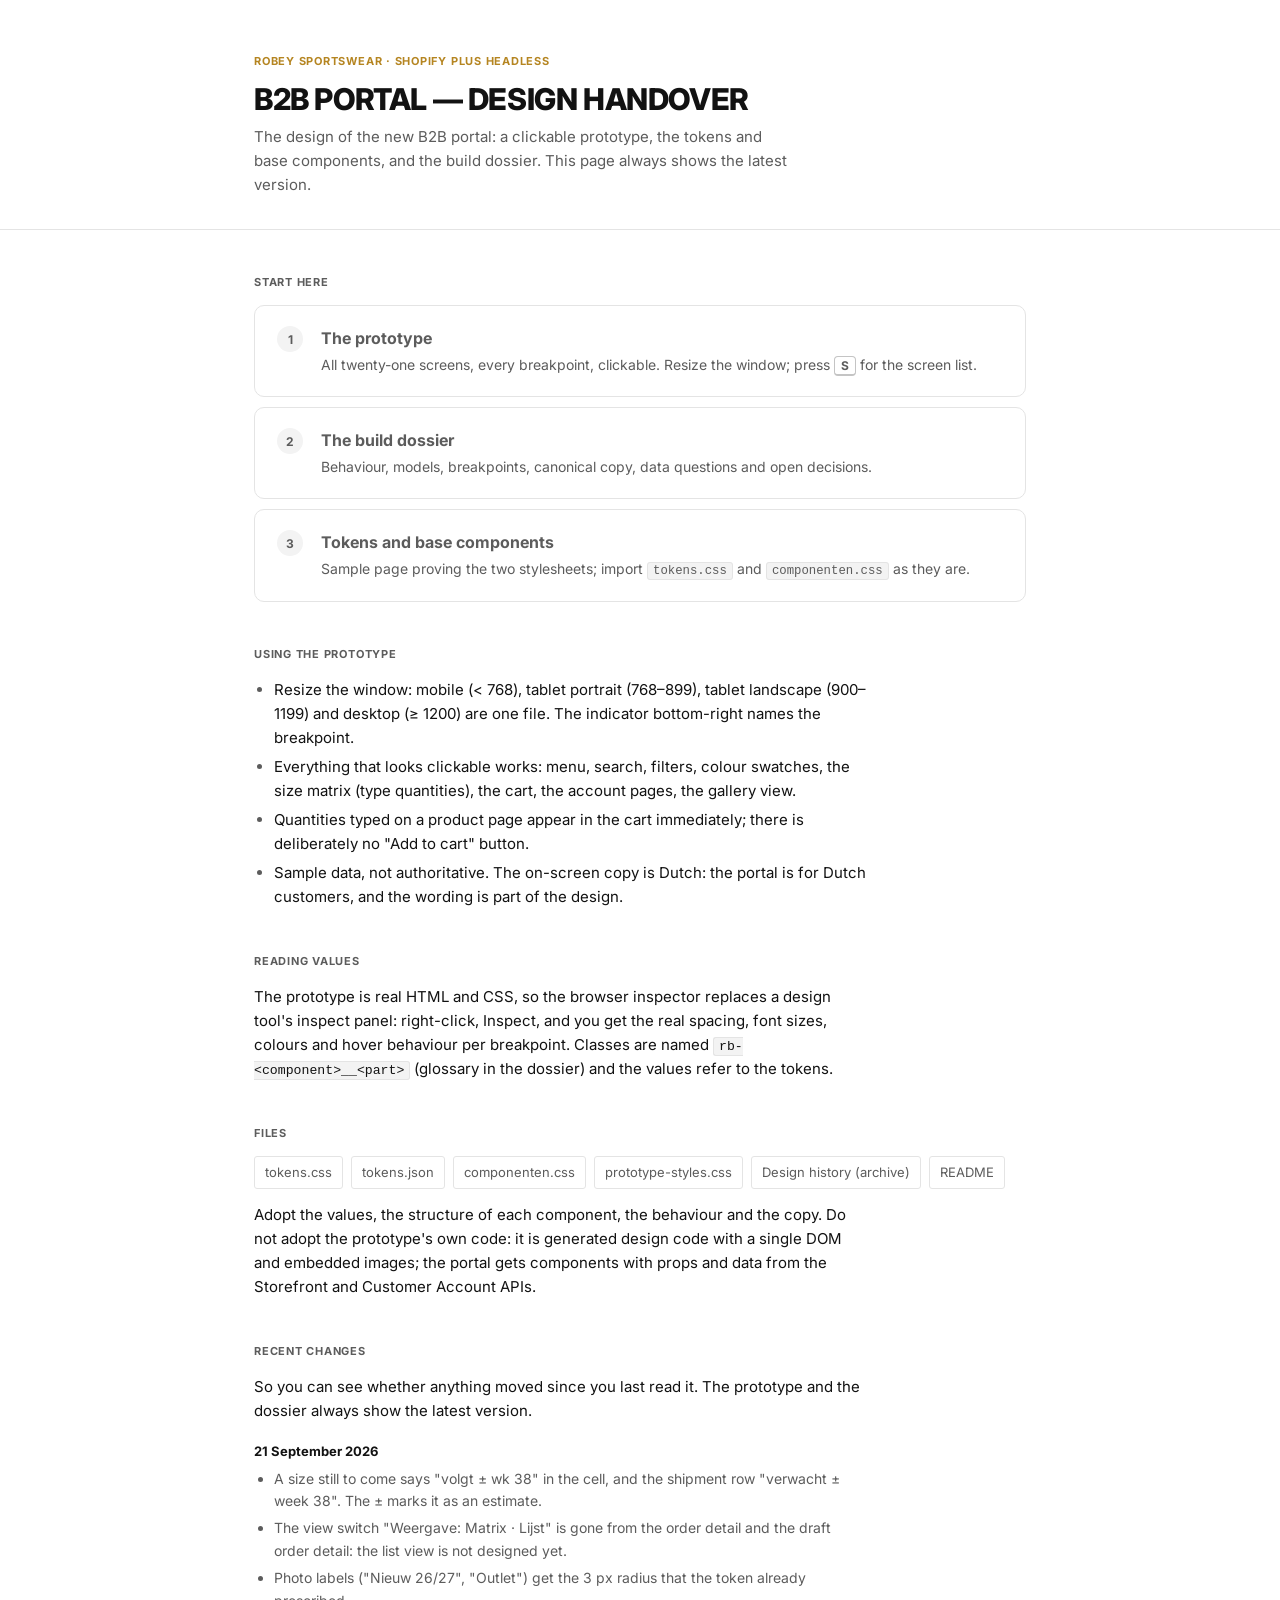
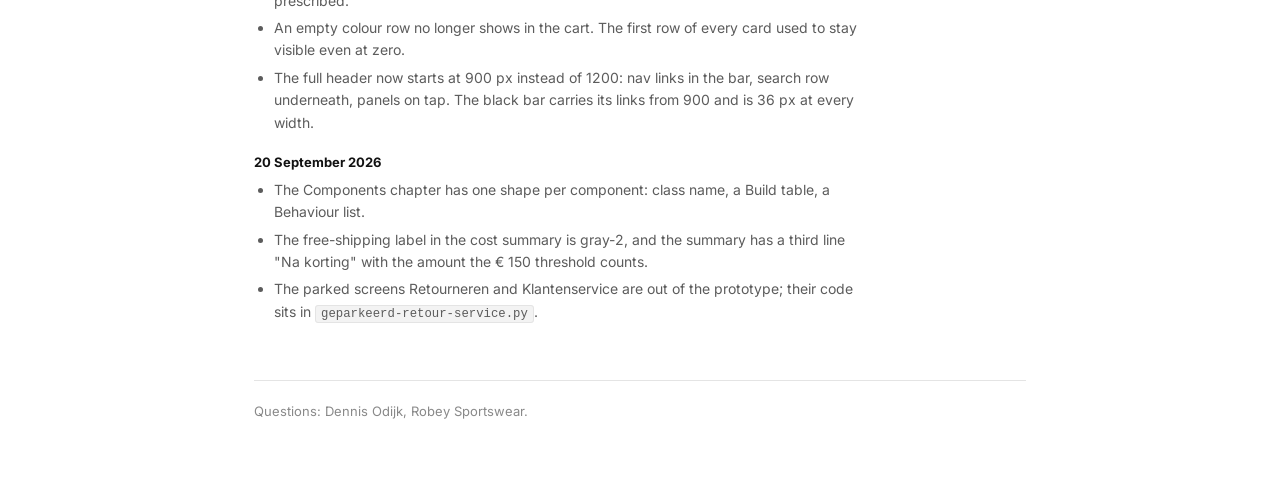
<file: index.html>
<!doctype html>
<html lang="en">
<meta charset="utf-8">
<title>Robey B2B — design handover</title>
<meta name="viewport" content="width=device-width, initial-scale=1">
<meta name="robots" content="noindex, nofollow">
<link rel="stylesheet" href="https://fonts.googleapis.com/css2?family=Inter:wght@400;500;600;700;800&display=swap">
<style>
  :root {
    --grond:#FFFFFF; --vlak:#F3F3F3; --lijn:#E4E4E4; --lijn2:#C4C4C4;
    --tekst:#121212; --tekst2:#5C5C5C; --tekst3:#898989; --goud:#B58521;
  }
  @media (prefers-color-scheme: dark) {
    :root:not([data-theme="light"]) { --grond:#121212; --vlak:#1C1C1C; --lijn:#2E2E2E; --lijn2:#444444; --tekst:#F3F3F3; --tekst2:#B0B0B0; --tekst3:#898989; --goud:#C9974A; }
  }
  :root[data-theme="dark"] { --grond:#121212; --vlak:#1C1C1C; --lijn:#2E2E2E; --lijn2:#444444; --tekst:#F3F3F3; --tekst2:#B0B0B0; --tekst3:#898989; --goud:#C9974A; }
  * { box-sizing:border-box; }
  body { margin:0; background:var(--grond); color:var(--tekst); font-family:'Inter','Helvetica Neue',Helvetica,Arial,sans-serif; font-size:15px; line-height:1.6; -webkit-font-smoothing:antialiased; }
  .wrap { max-width:820px; margin:0 auto; padding:0 24px 80px; }
  header { border-bottom:1px solid var(--lijn); margin-bottom:40px; }
  header .wrap { padding-top:48px; padding-bottom:32px; }
  .vlag { display:inline-block; font-size:11px; font-weight:700; letter-spacing:.07em; text-transform:uppercase; color:var(--goud); margin-bottom:10px; }
  h1 { font-size:30px; line-height:36px; font-weight:800; letter-spacing:-0.4px; text-transform:uppercase; margin:0 0 8px; }
  .sub { color:var(--tekst2); margin:0; max-width:60ch; }
  h2 { font-size:11px; font-weight:700; letter-spacing:.07em; text-transform:uppercase; color:var(--tekst2); margin:44px 0 14px; }
  p { margin:0 0 14px; max-width:68ch; }
  a { color:inherit; }
  .kaart { display:flex; gap:18px; align-items:flex-start; padding:20px 22px; border:1px solid var(--lijn); border-radius:10px; text-decoration:none; margin-bottom:10px; }
  .kaart:hover { border-color:var(--lijn2); background:var(--vlak); }
  .kaart .nr { flex-shrink:0; width:26px; height:26px; border-radius:999px; background:var(--vlak); color:var(--tekst2); font-size:12px; font-weight:700; display:flex; align-items:center; justify-content:center; }
  .kaart b { display:block; font-size:16px; font-weight:700; margin-bottom:2px; }
  .kaart span { display:block; color:var(--tekst2); font-size:14px; }
  ul { margin:0 0 14px; padding-left:20px; max-width:68ch; }
  li { margin:5px 0; }
  li::marker { color:var(--tekst2); }
  code { font-family:ui-monospace,SFMono-Regular,Menlo,Consolas,monospace; font-size:.88em; background:var(--vlak); border:1px solid var(--lijn); border-radius:3px; padding:1px 5px; }
  kbd { font-family:inherit; font-size:12px; font-weight:700; border:1px solid var(--lijn2); border-bottom-width:2px; border-radius:4px; padding:1px 6px; }
  .bestanden { display:flex; flex-wrap:wrap; gap:8px; margin-bottom:14px; }
  .bestanden a { font-size:13px; text-decoration:none; border:1px solid var(--lijn); border-radius:3px; padding:5px 10px; color:var(--tekst2); }
  .bestanden a:hover { border-color:var(--lijn2); color:var(--tekst); }
  .wijzig { font-size:14px; }
  .wijzig .datum { font-weight:700; font-size:13px; margin:18px 0 6px; }
  .wijzig ul { margin:0; }
  .wijzig li { color:var(--tekst2); }
  footer { border-top:1px solid var(--lijn); margin-top:56px; padding-top:20px; color:var(--tekst3); font-size:13px; }
</style>

<header><div class="wrap">
  <span class="vlag">Robey Sportswear · Shopify Plus headless</span>
  <h1>B2B portal — design handover</h1>
  <p class="sub">The design of the new B2B portal: a clickable prototype, the tokens and base components, and the build dossier. This page always shows the latest version.</p>
</div></header>

<div class="wrap">

  <h2>Start here</h2>

  <a class="kaart" href="prototype-responsive.html">
    <span class="nr">1</span>
    <span><b>The prototype</b><span>All twenty-one screens, every breakpoint, clickable. Resize the window; press <kbd>S</kbd> for the screen list.</span></span>
  </a>
  <a class="kaart" href="dossier.html">
    <span class="nr">2</span>
    <span><b>The build dossier</b><span>Behaviour, models, breakpoints, canonical copy, data questions and open decisions.</span></span>
  </a>
  <a class="kaart" href="code/voorbeeld.html">
    <span class="nr">3</span>
    <span><b>Tokens and base components</b><span>Sample page proving the two stylesheets; import <code>tokens.css</code> and <code>componenten.css</code> as they are.</span></span>
  </a>

  <h2>Using the prototype</h2>
  <ul>
    <li>Resize the window: mobile (&lt; 768), tablet portrait (768–899), tablet landscape (900–1199) and desktop (≥ 1200) are one file. The indicator bottom-right names the breakpoint.</li>
    <li>Everything that looks clickable works: menu, search, filters, colour swatches, the size matrix (type quantities), the cart, the account pages, the gallery view.</li>
    <li>Quantities typed on a product page appear in the cart immediately; there is deliberately no "Add to cart" button.</li>
    <li>Sample data, not authoritative. The on-screen copy is Dutch: the portal is for Dutch customers, and the wording is part of the design.</li>
  </ul>

  <h2>Reading values</h2>
  <p>The prototype is real HTML and CSS, so the browser inspector replaces a design tool's inspect panel: right-click, Inspect, and you get the real spacing, font sizes, colours and hover behaviour per breakpoint. Classes are named <code>rb-&lt;component&gt;__&lt;part&gt;</code> (glossary in the dossier) and the values refer to the tokens.</p>

  <h2>Files</h2>
  <div class="bestanden">
    <a href="code/tokens.css">tokens.css</a>
    <a href="code/tokens.json">tokens.json</a>
    <a href="code/componenten.css">componenten.css</a>
    <a href="code/prototype-styles.css">prototype-styles.css</a>
    <a href="dossier-archief.html">Design history (archive)</a>
    <a href="README.md">README</a>
  </div>
  <p>Adopt the values, the structure of each component, the behaviour and the copy. Do not adopt the prototype's own code: it is generated design code with a single DOM and embedded images; the portal gets components with props and data from the Storefront and Customer Account APIs.</p>


  <h2>Recent changes</h2>
  <p>So you can see whether anything moved since you last read it. The prototype and the dossier always show the latest version.</p>
  <div class="wijzig"><p class="datum">21 September 2026</p><ul><li>A size still to come says "volgt ± wk 38" in the cell, and the shipment row "verwacht ± week 38". The ± marks it as an estimate.</li><li>The view switch "Weergave: Matrix · Lijst" is gone from the order detail and the draft order detail: the list view is not designed yet.</li><li>Photo labels ("Nieuw 26/27", "Outlet") get the 3 px radius that the token already prescribed.</li><li>An empty colour row no longer shows in the cart. The first row of every card used to stay visible even at zero.</li><li>The full header now starts at 900 px instead of 1200: nav links in the bar, search row underneath, panels on tap. The black bar carries its links from 900 and is 36 px at every width.</li></ul><p class="datum">20 September 2026</p><ul><li>The Components chapter has one shape per component: class name, a Build table, a Behaviour list.</li><li>The free-shipping label in the cost summary is gray-2, and the summary has a third line "Na korting" with the amount the € 150 threshold counts.</li><li>The parked screens Retourneren and Klantenservice are out of the prototype; their code sits in <code>geparkeerd-retour-service.py</code>.</li></ul></div>

  <footer>Questions: Dennis Odijk, Robey Sportswear.</footer>
</div>
</html>
</file>
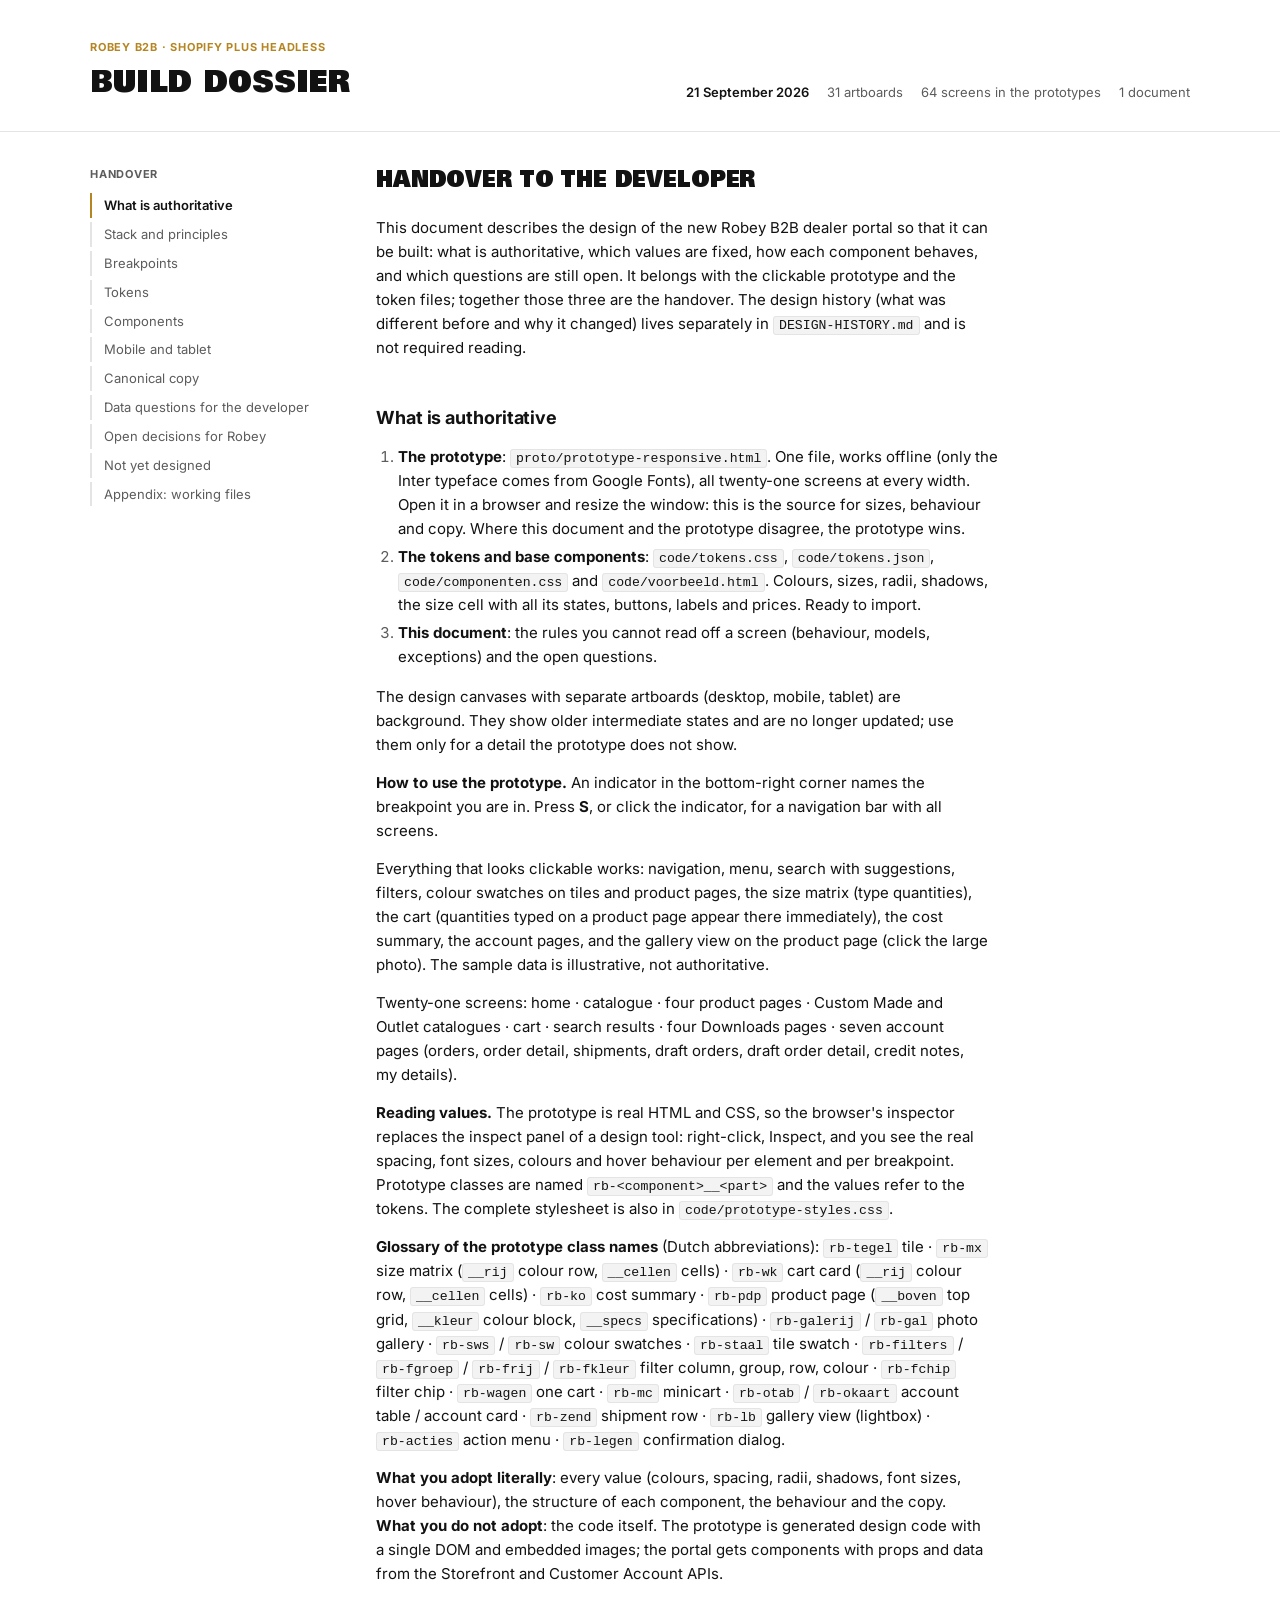
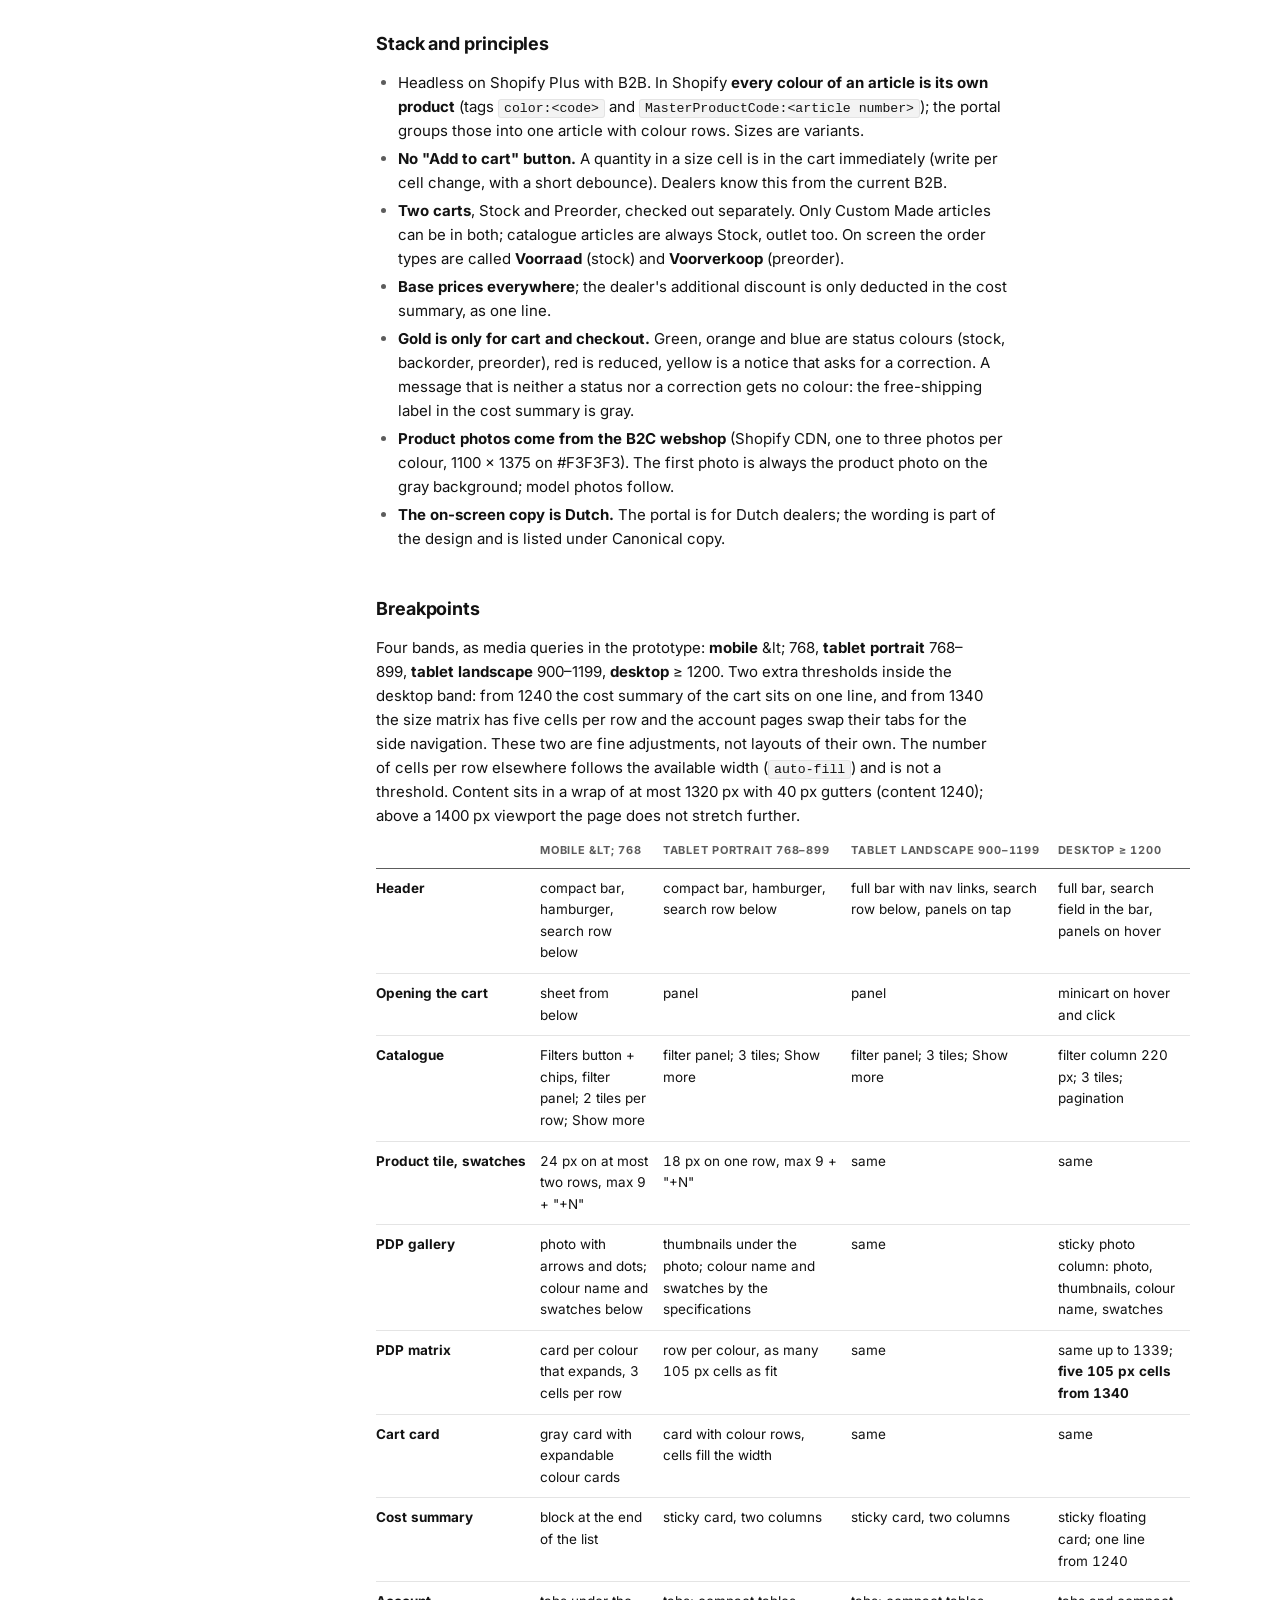
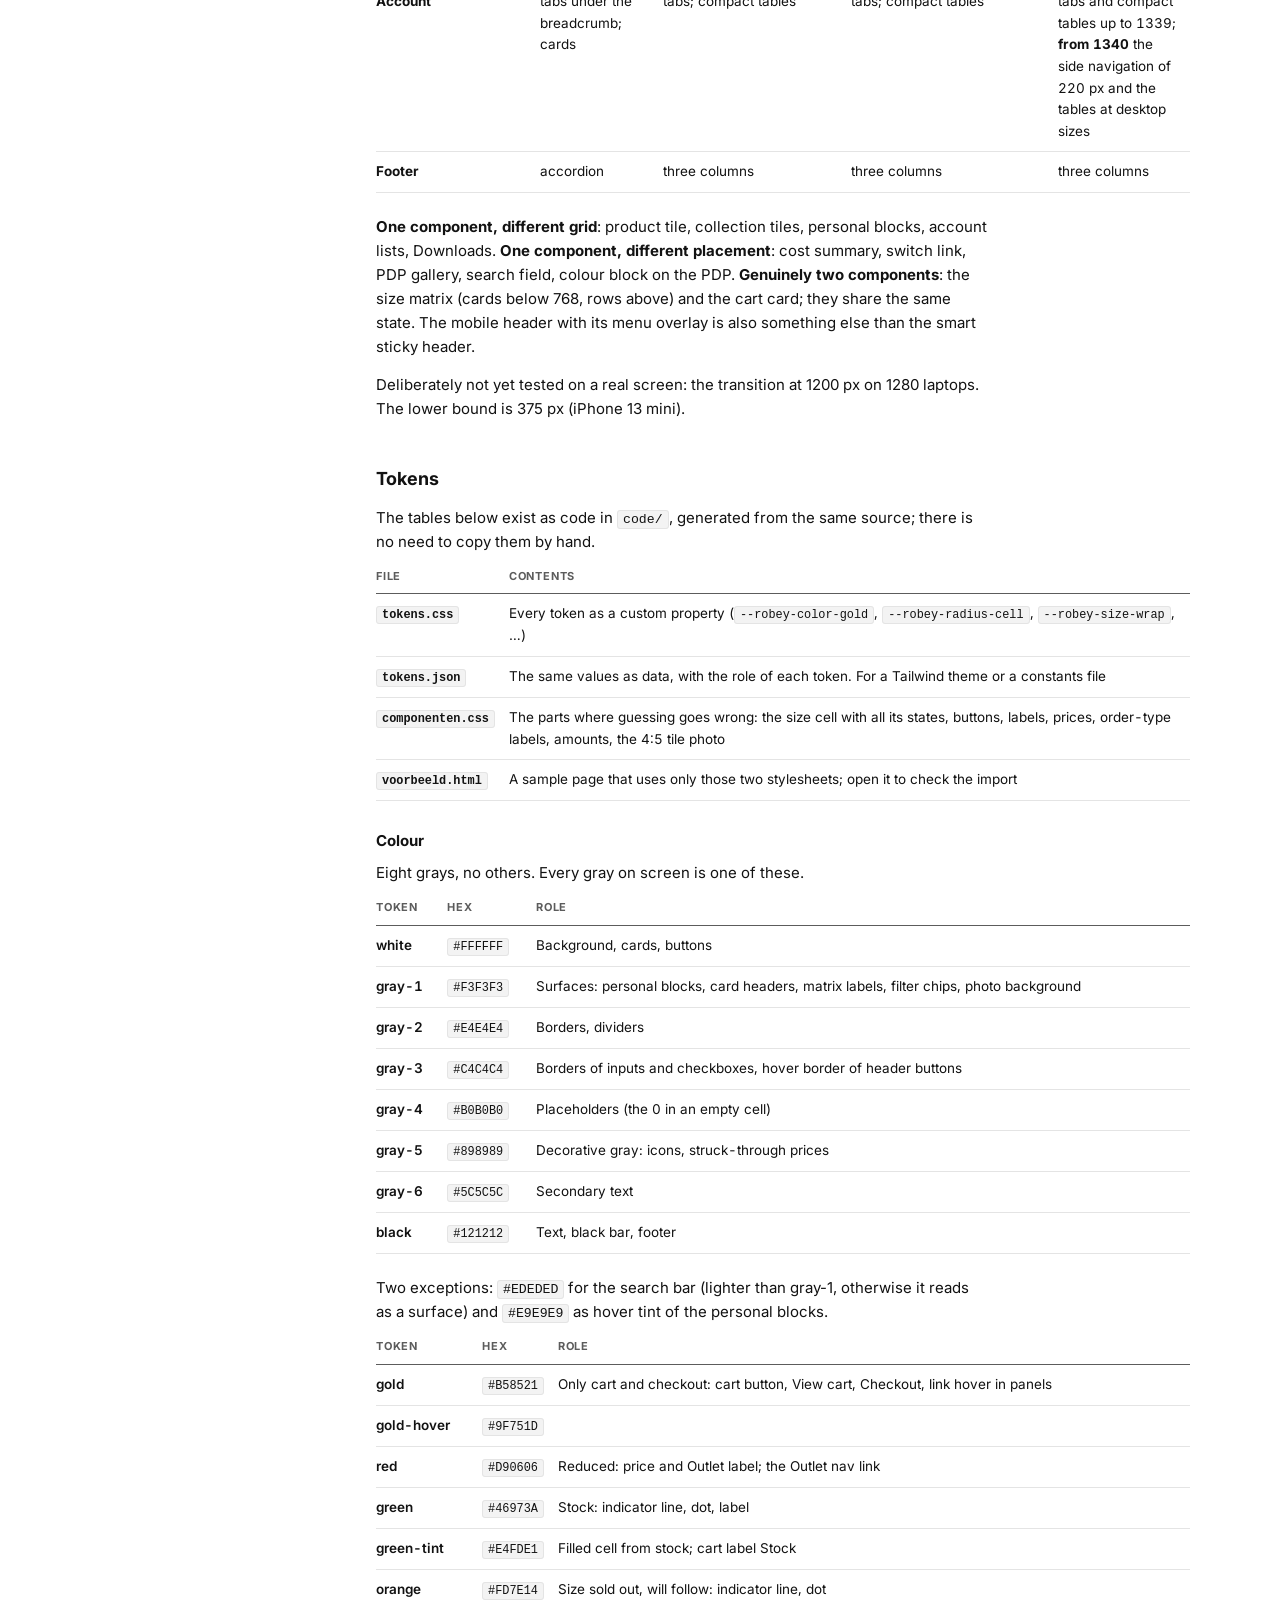
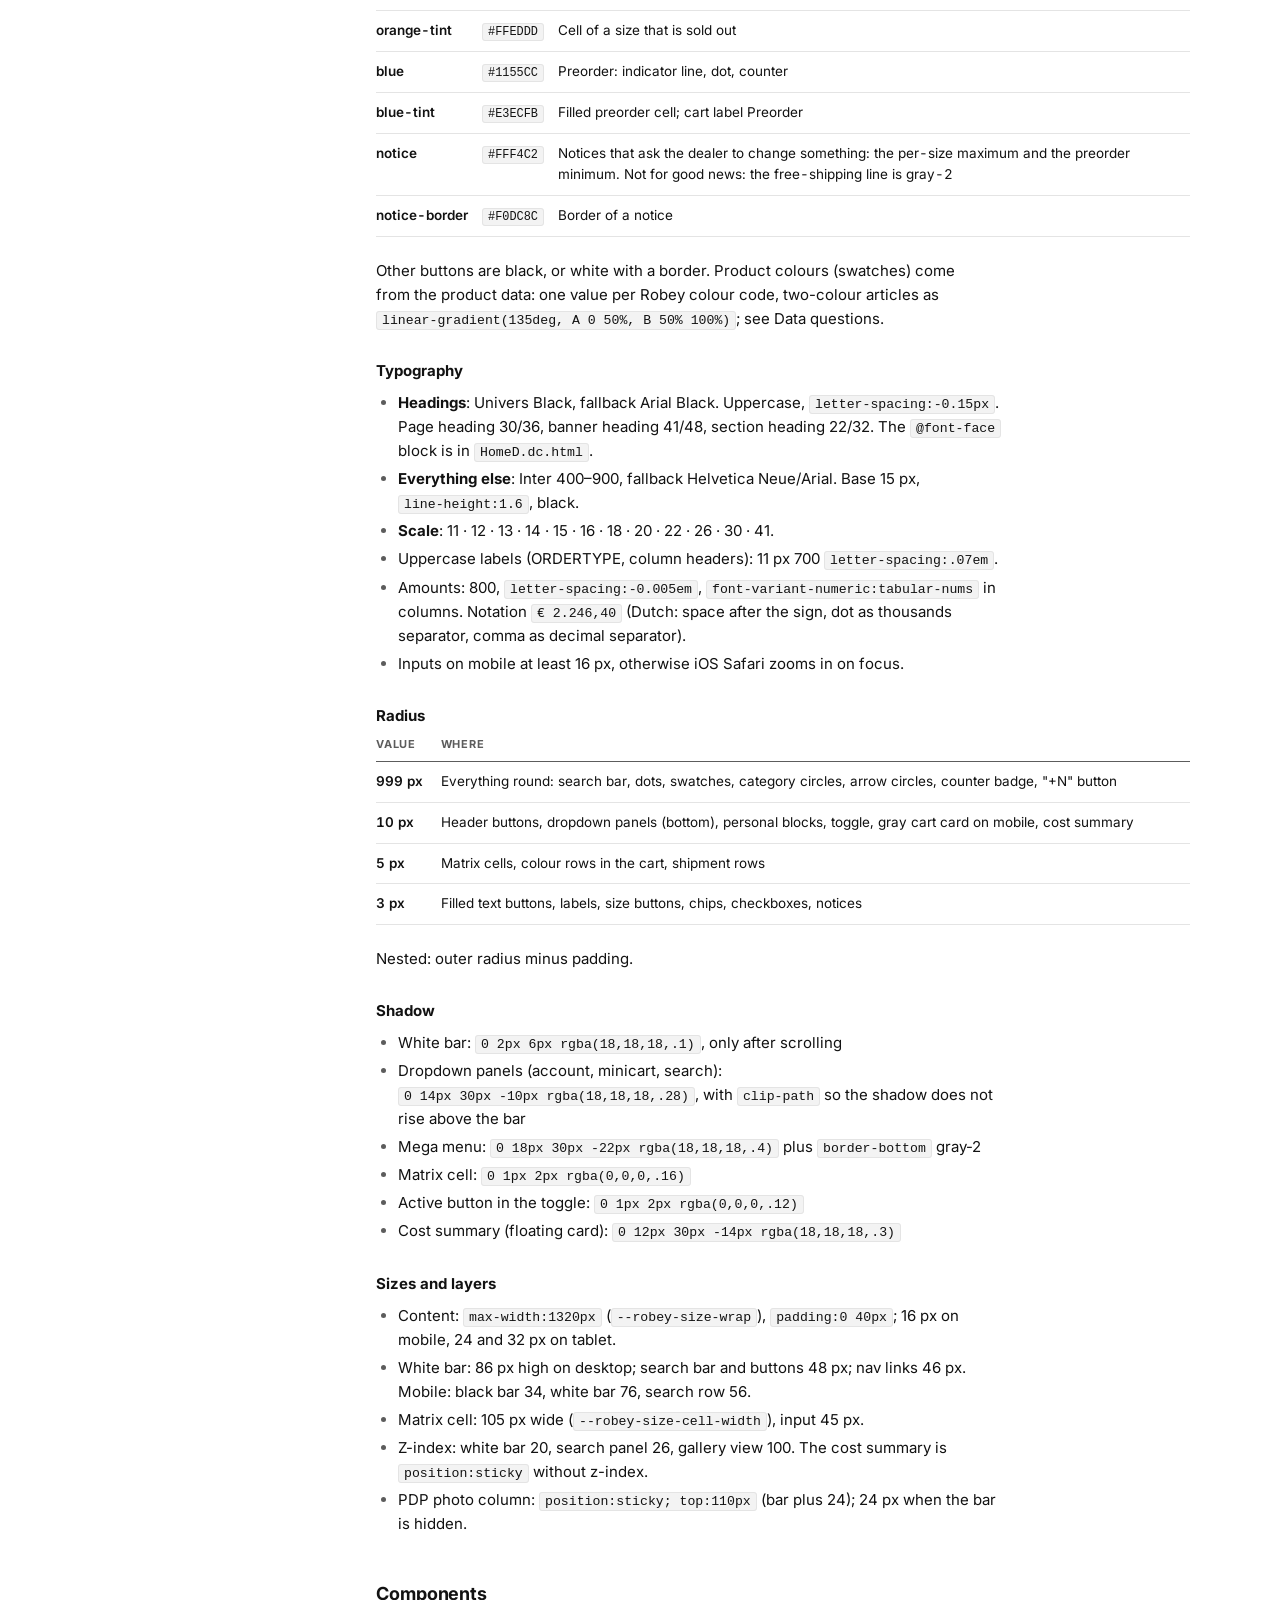
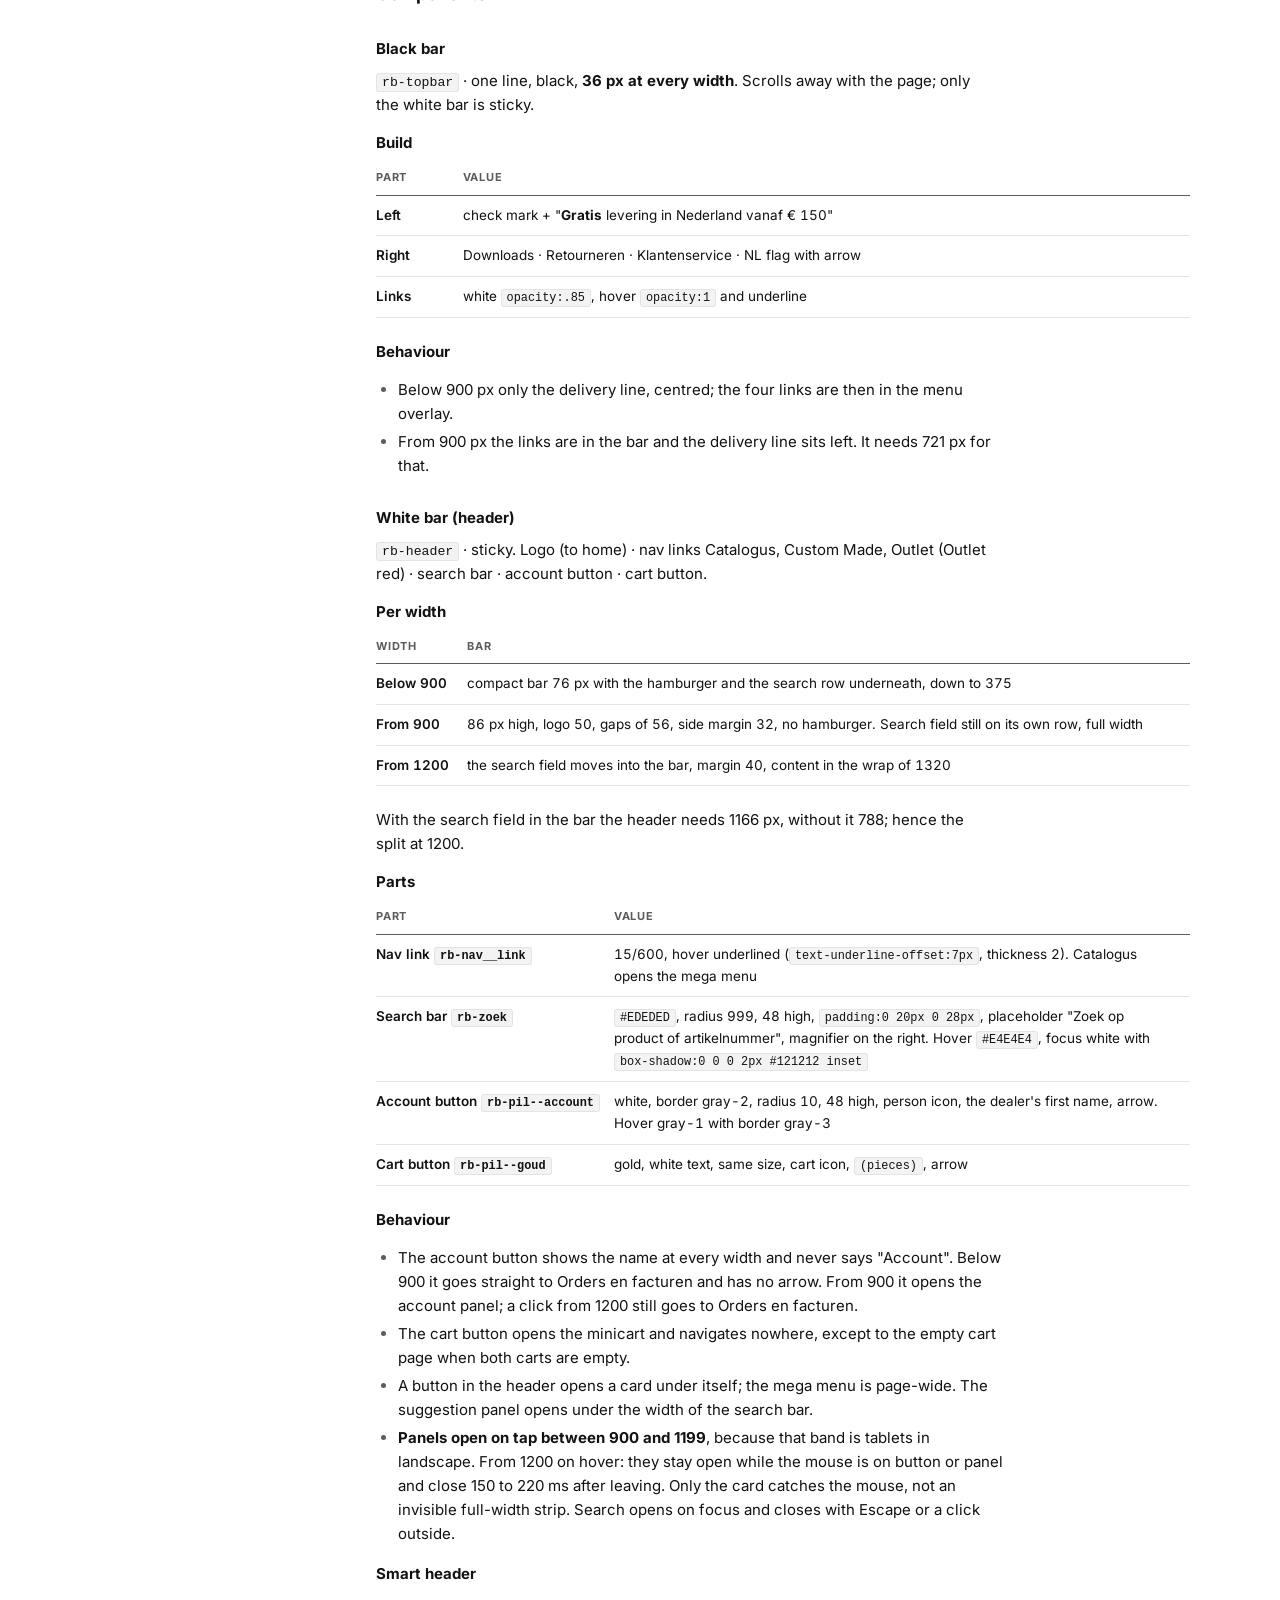
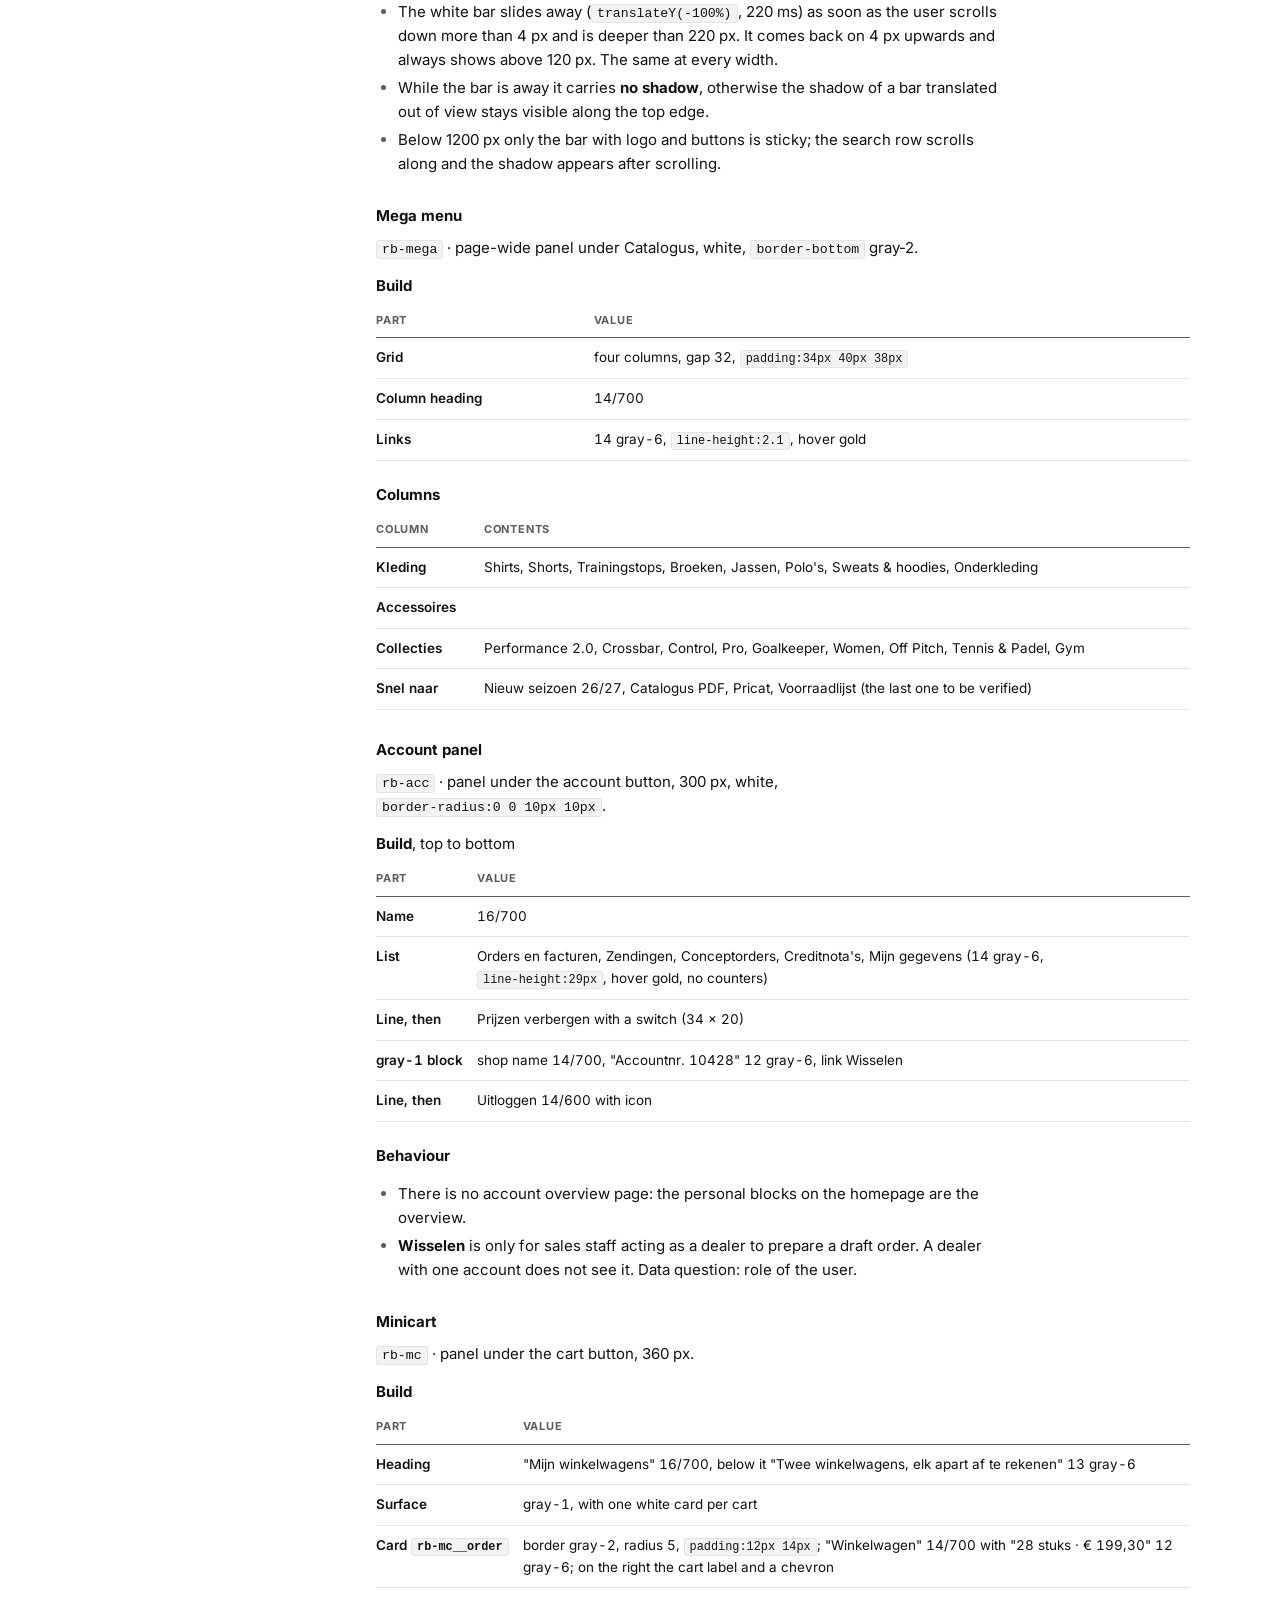
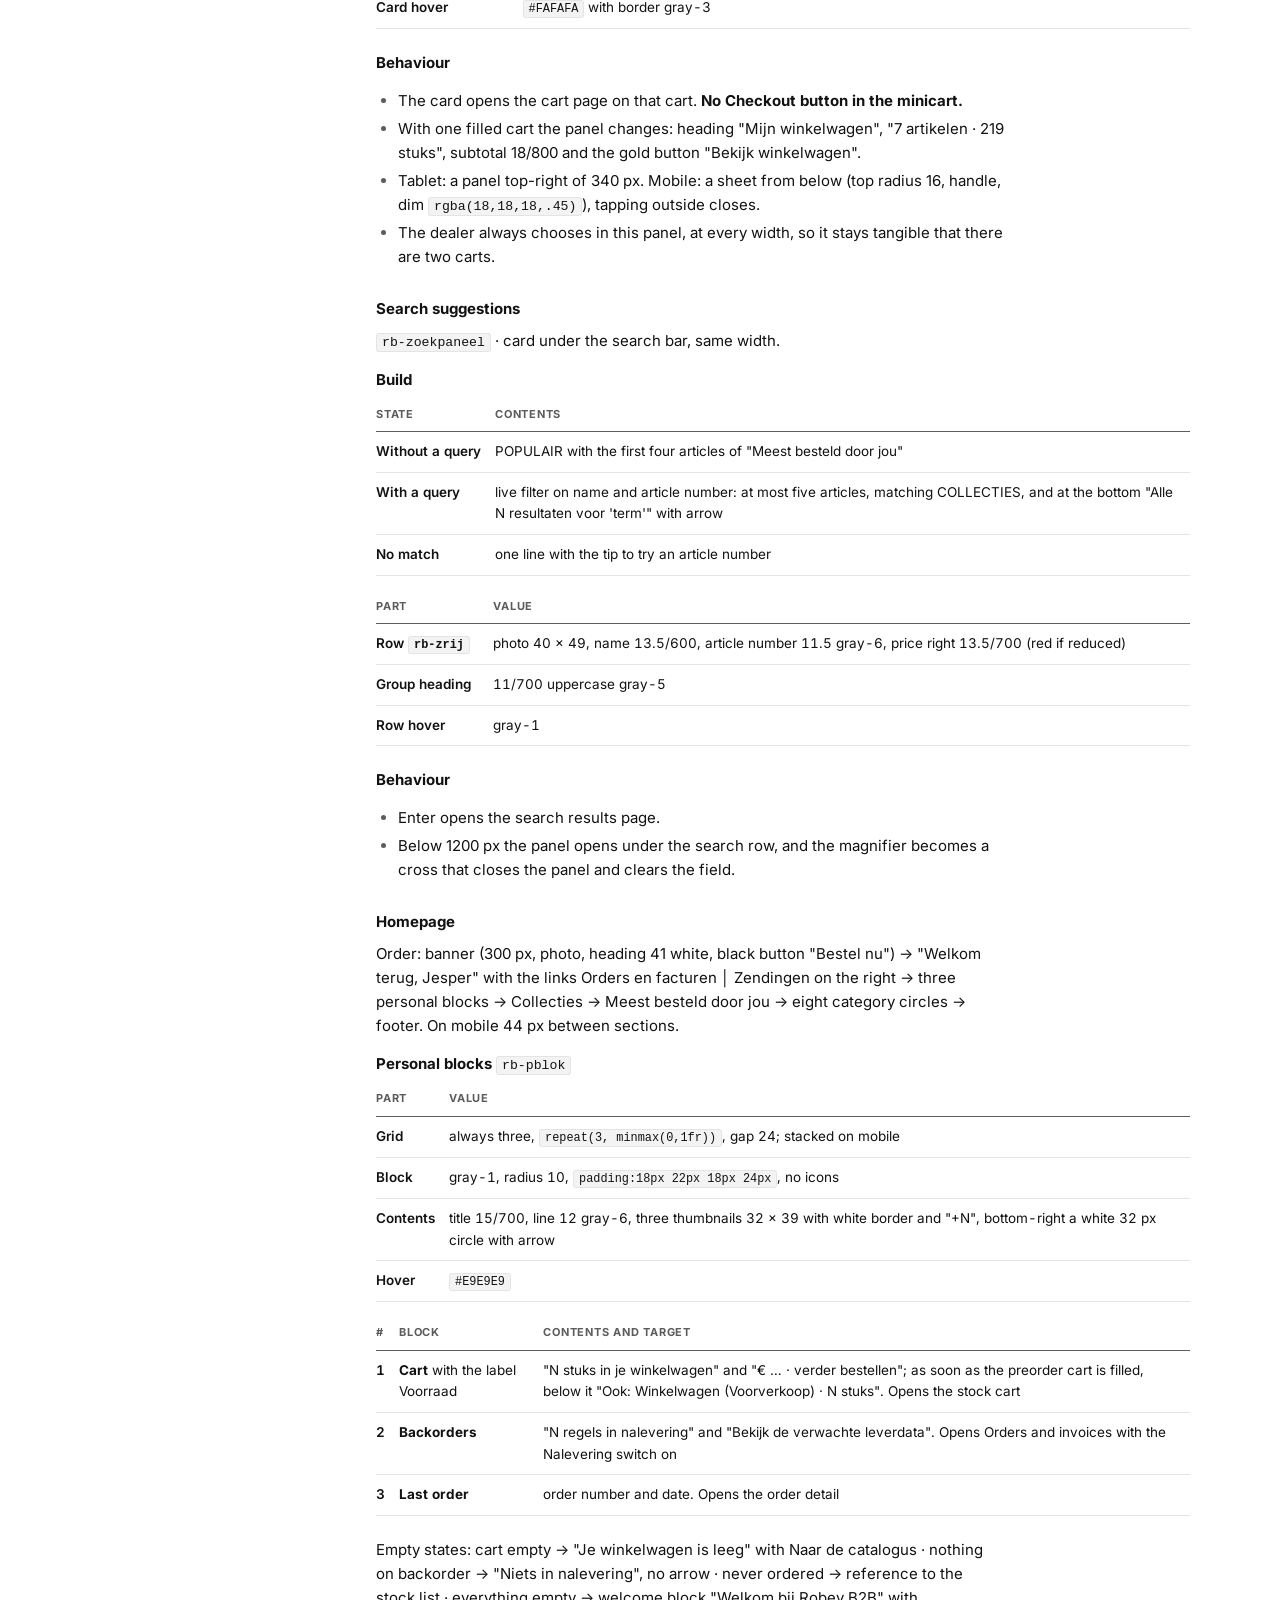
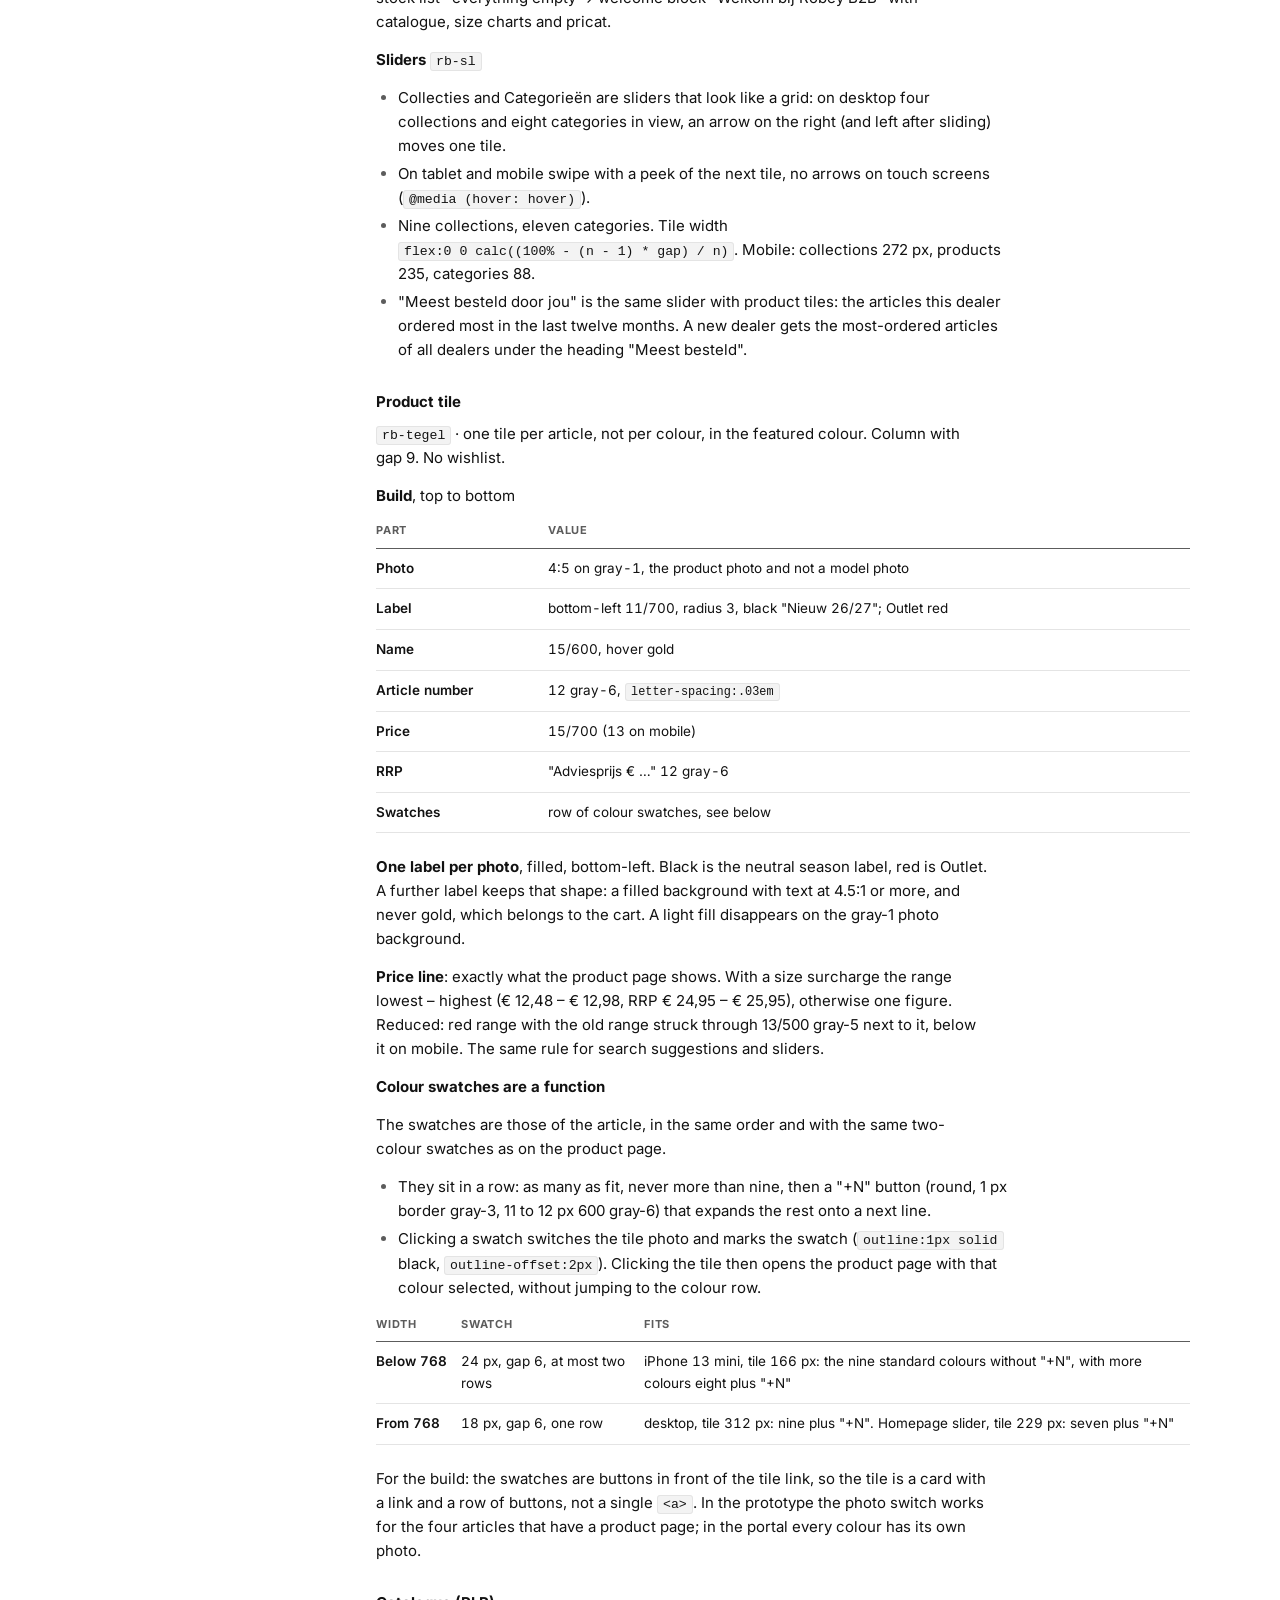
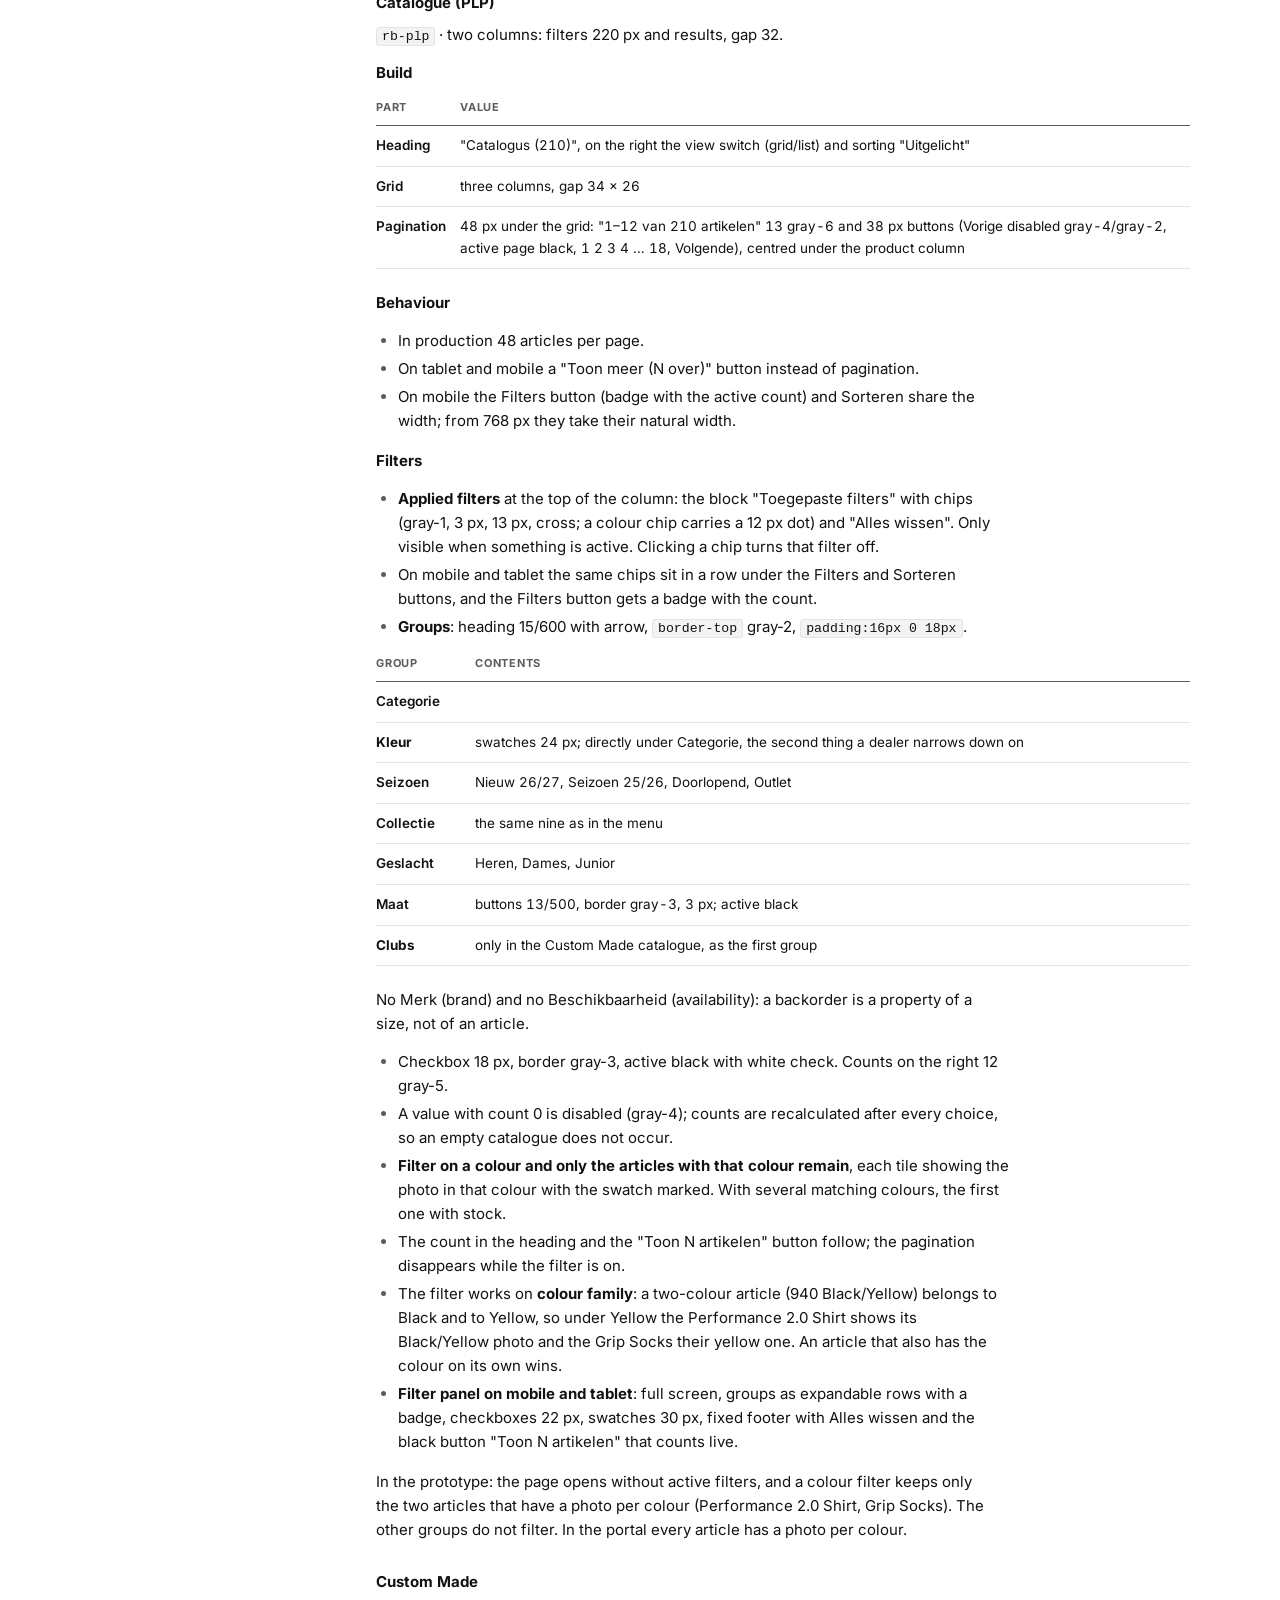
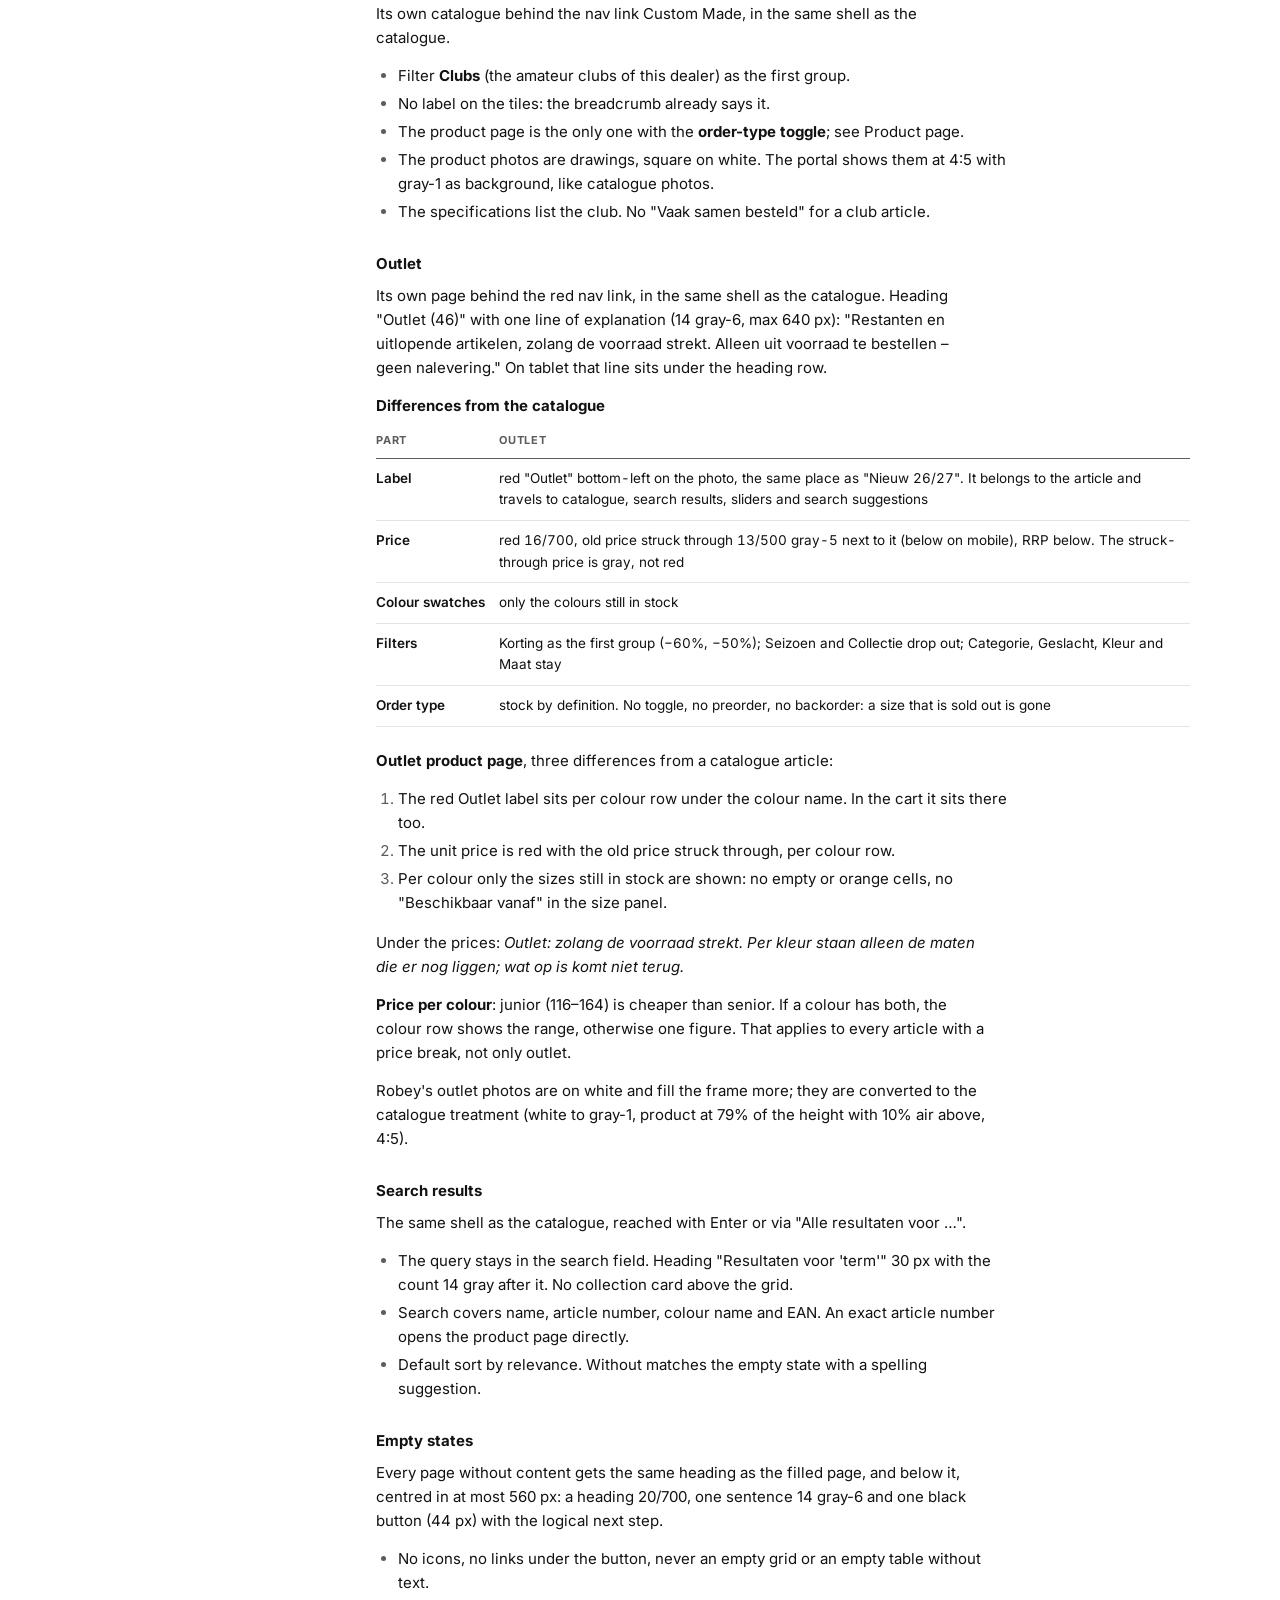
<file: dossier.html>
<!doctype html><html lang="en"><meta charset="utf-8"><meta name="robots" content="noindex, nofollow"><title>Robey B2B build dossier</title>
<link rel="stylesheet" href="https://fonts.googleapis.com/css2?family=Inter:wght@400;500;600;700;800&display=swap">
<style>
  @font-face { font-family:'Univers Black'; src:url([data-uri]) format('woff2'); font-weight:800; font-style:normal; font-display:swap; }
  :root {
    --grond:#FFFFFF; --vlak:#F3F3F3; --lijn:#E4E4E4; --lijn2:#C4C4C4; --tekst:#121212; --tekst2:#5C5C5C; --tekst3:#898989;
    --goud:#B58521; --goud2:#9F751D; --code:#F3F3F3;
  }
  @media (prefers-color-scheme: dark) {
    :root:not([data-theme="light"]) { --grond:#121212; --vlak:#1C1C1C; --lijn:#2E2E2E; --lijn2:#444444; --tekst:#F3F3F3; --tekst2:#B0B0B0; --tekst3:#898989; --goud:#C9974A; --goud2:#D9AB63; --code:#1C1C1C; }
  }
  :root[data-theme="dark"] { --grond:#121212; --vlak:#1C1C1C; --lijn:#2E2E2E; --lijn2:#444444; --tekst:#F3F3F3; --tekst2:#B0B0B0; --tekst3:#898989; --goud:#C9974A; --goud2:#D9AB63; --code:#1C1C1C; }
  * { box-sizing:border-box; }
  body { margin:0; background:var(--grond); color:var(--tekst); font-family:'Inter','Helvetica Neue',Helvetica,Arial,sans-serif; font-size:15px; line-height:1.6; -webkit-font-smoothing:antialiased; }
  a { color:inherit; }
  .kop { border-bottom:1px solid var(--lijn); }
  .kop-in { max-width:1180px; margin:0 auto; padding:34px 40px 28px; display:flex; align-items:flex-end; justify-content:space-between; gap:24px; flex-wrap:wrap; }
  .titel { margin:0; font-family:'Univers Black','Arial Black',Helvetica,sans-serif; font-size:30px; line-height:36px; font-weight:800; letter-spacing:-0.15px; text-transform:uppercase; text-wrap:balance; }
  .meta { font-size:13px; color:var(--tekst2); display:flex; gap:18px; flex-wrap:wrap; }
  .meta b { color:var(--tekst); font-weight:600; }
  .lijf { max-width:1180px; margin:0 auto; padding:0 40px 80px; display:grid; grid-template-columns:230px minmax(0,1fr); gap:56px; align-items:start; }
  nav { position:sticky; top:24px; padding-top:34px; font-size:13px; display:flex; flex-direction:column; gap:4px; max-height:calc(100vh - 48px); overflow-y:auto; }
  nav .deel { font-size:11px; font-weight:700; letter-spacing:.07em; text-transform:uppercase; color:var(--tekst2); margin:16px 0 6px; }
  nav .deel:first-child { margin-top:0; }
  nav a { text-decoration:none; color:var(--tekst2); padding:3px 0 3px 12px; border-left:2px solid var(--lijn); line-height:1.45; }
  nav a:hover { color:var(--tekst); border-left-color:var(--lijn2); }
  nav a.aan { color:var(--tekst); border-left-color:var(--goud); font-weight:600; }
  main { min-width:0; padding-top:34px; }
  section + section { margin-top:72px; padding-top:56px; border-top:1px solid var(--lijn); }
  h1 { font-family:'Univers Black','Arial Black',Helvetica,sans-serif; font-size:22px; line-height:32px; font-weight:800; letter-spacing:-0.15px; text-transform:uppercase; margin:0 0 18px; text-wrap:balance; }
  h2 { font-size:18px; font-weight:700; letter-spacing:-0.005em; margin:44px 0 12px; text-wrap:balance; scroll-margin-top:24px; }
  h3 { font-size:15px; font-weight:700; margin:28px 0 8px; scroll-margin-top:24px; }
  p, li { max-width:68ch; }
  p { margin:0 0 14px; }
  ul, ol { margin:0 0 16px; padding-left:22px; }
  li { margin:4px 0; }
  li::marker { color:var(--tekst2); }
  strong { font-weight:700; }
  code { font-family:ui-monospace,SFMono-Regular,Menlo,Consolas,monospace; font-size:.88em; background:var(--code); border:1px solid var(--lijn); border-radius:3px; padding:1px 5px; white-space:nowrap; }
  .tabel { overflow-x:auto; margin:6px 0 22px; }
  table { border-collapse:collapse; width:100%; font-size:13.5px; font-variant-numeric:tabular-nums; }
  th { text-align:left; font-size:11px; font-weight:700; letter-spacing:.07em; text-transform:uppercase; color:var(--tekst2); padding:0 14px 8px 0; border-bottom:1px solid var(--tekst2); white-space:nowrap; }
  td { padding:9px 14px 9px 0; border-bottom:1px solid var(--lijn); vertical-align:top; }
  td:first-child { font-weight:600; white-space:nowrap; }
  td code { white-space:nowrap; }
  .vlag { display:inline-block; font-size:11px; font-weight:700; letter-spacing:.07em; text-transform:uppercase; color:var(--goud); margin-bottom:10px; }
  @media (max-width:900px) { .lijf { grid-template-columns:1fr; gap:0; } nav { position:static; max-height:none; padding-top:24px; } .kop-in, .lijf { padding-left:20px; padding-right:20px; } td:first-child { white-space:normal; } }
  @media (prefers-reduced-motion: no-preference) { html { scroll-behavior:smooth; } }
</style>

<header class="kop"><div class="kop-in">
  <div><span class="vlag">Robey B2B · Shopify Plus headless</span><h1 class="titel">Build dossier</h1></div>
  <div class="meta"><span><b>21 September 2026</b></span><span>31 artboards</span><span>64 screens in the prototypes</span><span>1 document</span></div>
</div></header>

<div class="lijf">
  <nav>
    <span class="deel">Handover</span><a href="#o-what-is-authoritative">What is authoritative</a><a href="#o-stack-and-principles">Stack and principles</a><a href="#o-breakpoints">Breakpoints</a><a href="#o-tokens">Tokens</a><a href="#o-components">Components</a><a href="#o-mobile-and-tablet">Mobile and tablet</a><a href="#o-canonical-copy">Canonical copy</a><a href="#o-data-questions-for-the-developer">Data questions for the developer</a><a href="#o-open-decisions-for-robey">Open decisions for Robey</a><a href="#o-not-yet-designed">Not yet designed</a><a href="#o-appendix-working-files">Appendix: working files</a>
  </nav>
  <main>
    <section id="o"><h1>Handover to the developer</h1>
<p>This document describes the design of the new Robey B2B dealer portal so that it can be built: what is authoritative, which values are fixed, how each component behaves, and which questions are still open. It belongs with the clickable prototype and the token files; together those three are the handover. The design history (what was different before and why it changed) lives separately in <code>DESIGN-HISTORY.md</code> and is not required reading.</p>
<h2 id="o-what-is-authoritative">What is authoritative</h2>
<ol><li><strong>The prototype</strong>: <code>proto/prototype-responsive.html</code>. One file, works offline (only the Inter typeface comes from Google Fonts), all twenty-one screens at every width. Open it in a browser and resize the window: this is the source for sizes, behaviour and copy. Where this document and the prototype disagree, the prototype wins.</li><li><strong>The tokens and base components</strong>: <code>code/tokens.css</code>, <code>code/tokens.json</code>, <code>code/componenten.css</code> and <code>code/voorbeeld.html</code>. Colours, sizes, radii, shadows, the size cell with all its states, buttons, labels and prices. Ready to import.</li><li><strong>This document</strong>: the rules you cannot read off a screen (behaviour, models, exceptions) and the open questions.</li></ol>
<p>The design canvases with separate artboards (desktop, mobile, tablet) are background. They show older intermediate states and are no longer updated; use them only for a detail the prototype does not show.</p>
<p><strong>How to use the prototype.</strong> An indicator in the bottom-right corner names the breakpoint you are in. Press <strong>S</strong>, or click the indicator, for a navigation bar with all screens.</p>
<p>Everything that looks clickable works: navigation, menu, search with suggestions, filters, colour swatches on tiles and product pages, the size matrix (type quantities), the cart (quantities typed on a product page appear there immediately), the cost summary, the account pages, and the gallery view on the product page (click the large photo). The sample data is illustrative, not authoritative.</p>
<p>Twenty-one screens: home · catalogue · four product pages · Custom Made and Outlet catalogues · cart · search results · four Downloads pages · seven account pages (orders, order detail, shipments, draft orders, draft order detail, credit notes, my details).</p>
<p><strong>Reading values.</strong> The prototype is real HTML and CSS, so the browser's inspector replaces the inspect panel of a design tool: right-click, Inspect, and you see the real spacing, font sizes, colours and hover behaviour per element and per breakpoint. Prototype classes are named <code>rb-&lt;component&gt;__&lt;part&gt;</code> and the values refer to the tokens. The complete stylesheet is also in <code>code/prototype-styles.css</code>.</p>
<p><strong>Glossary of the prototype class names</strong> (Dutch abbreviations): <code>rb-tegel</code> tile · <code>rb-mx</code> size matrix (<code>__rij</code> colour row, <code>__cellen</code> cells) · <code>rb-wk</code> cart card (<code>__rij</code> colour row, <code>__cellen</code> cells) · <code>rb-ko</code> cost summary · <code>rb-pdp</code> product page (<code>__boven</code> top grid, <code>__kleur</code> colour block, <code>__specs</code> specifications) · <code>rb-galerij</code> / <code>rb-gal</code> photo gallery · <code>rb-sws</code> / <code>rb-sw</code> colour swatches · <code>rb-staal</code> tile swatch · <code>rb-filters</code> / <code>rb-fgroep</code> / <code>rb-frij</code> / <code>rb-fkleur</code> filter column, group, row, colour · <code>rb-fchip</code> filter chip · <code>rb-wagen</code> one cart · <code>rb-mc</code> minicart · <code>rb-otab</code> / <code>rb-okaart</code> account table / account card · <code>rb-zend</code> shipment row · <code>rb-lb</code> gallery view (lightbox) · <code>rb-acties</code> action menu · <code>rb-legen</code> confirmation dialog.</p>
<p><strong>What you adopt literally</strong>: every value (colours, spacing, radii, shadows, font sizes, hover behaviour), the structure of each component, the behaviour and the copy. <strong>What you do not adopt</strong>: the code itself. The prototype is generated design code with a single DOM and embedded images; the portal gets components with props and data from the Storefront and Customer Account APIs.</p>
<h2 id="o-stack-and-principles">Stack and principles</h2>
<ul><li>Headless on Shopify Plus with B2B. In Shopify <strong>every colour of an article is its own product</strong> (tags <code>color:&lt;code&gt;</code> and <code>MasterProductCode:&lt;article number&gt;</code>); the portal groups those into one article with colour rows. Sizes are variants.</li><li><strong>No "Add to cart" button.</strong> A quantity in a size cell is in the cart immediately (write per cell change, with a short debounce). Dealers know this from the current B2B.</li><li><strong>Two carts</strong>, Stock and Preorder, checked out separately. Only Custom Made articles can be in both; catalogue articles are always Stock, outlet too. On screen the order types are called <strong>Voorraad</strong> (stock) and <strong>Voorverkoop</strong> (preorder).</li><li><strong>Base prices everywhere</strong>; the dealer's additional discount is only deducted in the cost summary, as one line.</li><li><strong>Gold is only for cart and checkout.</strong> Green, orange and blue are status colours (stock, backorder, preorder), red is reduced, yellow is a notice that asks for a correction. A message that is neither a status nor a correction gets no colour: the free-shipping label in the cost summary is gray.</li><li><strong>Product photos come from the B2C webshop</strong> (Shopify CDN, one to three photos per colour, 1100 × 1375 on #F3F3F3). The first photo is always the product photo on the gray background; model photos follow.</li><li><strong>The on-screen copy is Dutch.</strong> The portal is for Dutch dealers; the wording is part of the design and is listed under Canonical copy.</li></ul>
<h2 id="o-breakpoints">Breakpoints</h2>
<p>Four bands, as media queries in the prototype: <strong>mobile</strong> &amp;lt; 768, <strong>tablet portrait</strong> 768–899, <strong>tablet landscape</strong> 900–1199, <strong>desktop</strong> ≥ 1200. Two extra thresholds inside the desktop band: from 1240 the cost summary of the cart sits on one line, and from 1340 the size matrix has five cells per row and the account pages swap their tabs for the side navigation. These two are fine adjustments, not layouts of their own. The number of cells per row elsewhere follows the available width (<code>auto-fill</code>) and is not a threshold. Content sits in a wrap of at most 1320 px with 40 px gutters (content 1240); above a 1400 px viewport the page does not stretch further.</p>
<div class="tabel"><table><thead><tr><th></th><th>Mobile &amp;lt; 768</th><th>Tablet portrait 768–899</th><th>Tablet landscape 900–1199</th><th>Desktop ≥ 1200</th></tr></thead><tbody><tr><td><strong>Header</strong></td><td>compact bar, hamburger, search row below</td><td>compact bar, hamburger, search row below</td><td>full bar with nav links, search row below, panels on tap</td><td>full bar, search field in the bar, panels on hover</td></tr><tr><td><strong>Opening the cart</strong></td><td>sheet from below</td><td>panel</td><td>panel</td><td>minicart on hover and click</td></tr><tr><td><strong>Catalogue</strong></td><td>Filters button + chips, filter panel; 2 tiles per row; Show more</td><td>filter panel; 3 tiles; Show more</td><td>filter panel; 3 tiles; Show more</td><td>filter column 220 px; 3 tiles; pagination</td></tr><tr><td><strong>Product tile, swatches</strong></td><td>24 px on at most two rows, max 9 + "+N"</td><td>18 px on one row, max 9 + "+N"</td><td>same</td><td>same</td></tr><tr><td><strong>PDP gallery</strong></td><td>photo with arrows and dots; colour name and swatches below</td><td>thumbnails under the photo; colour name and swatches by the specifications</td><td>same</td><td>sticky photo column: photo, thumbnails, colour name, swatches</td></tr><tr><td><strong>PDP matrix</strong></td><td>card per colour that expands, 3 cells per row</td><td>row per colour, as many 105 px cells as fit</td><td>same</td><td>same up to 1339; <strong>five 105 px cells from 1340</strong></td></tr><tr><td><strong>Cart card</strong></td><td>gray card with expandable colour cards</td><td>card with colour rows, cells fill the width</td><td>same</td><td>same</td></tr><tr><td><strong>Cost summary</strong></td><td>block at the end of the list</td><td>sticky card, two columns</td><td>sticky card, two columns</td><td>sticky floating card; one line from 1240</td></tr><tr><td><strong>Account</strong></td><td>tabs under the breadcrumb; cards</td><td>tabs; compact tables</td><td>tabs; compact tables</td><td>tabs and compact tables up to 1339; <strong>from 1340</strong> the side navigation of 220 px and the tables at desktop sizes</td></tr><tr><td><strong>Footer</strong></td><td>accordion</td><td>three columns</td><td>three columns</td><td>three columns</td></tr></tbody></table></div>
<p><strong>One component, different grid</strong>: product tile, collection tiles, personal blocks, account lists, Downloads. <strong>One component, different placement</strong>: cost summary, switch link, PDP gallery, search field, colour block on the PDP. <strong>Genuinely two components</strong>: the size matrix (cards below 768, rows above) and the cart card; they share the same state. The mobile header with its menu overlay is also something else than the smart sticky header.</p>
<p>Deliberately not yet tested on a real screen: the transition at 1200 px on 1280 laptops. The lower bound is 375 px (iPhone 13 mini).</p>
<h2 id="o-tokens">Tokens</h2>
<p>The tables below exist as code in <code>code/</code>, generated from the same source; there is no need to copy them by hand.</p>
<div class="tabel"><table><thead><tr><th>File</th><th>Contents</th></tr></thead><tbody><tr><td><code>tokens.css</code></td><td>Every token as a custom property (<code>--robey-color-gold</code>, <code>--robey-radius-cell</code>, <code>--robey-size-wrap</code>, …)</td></tr><tr><td><code>tokens.json</code></td><td>The same values as data, with the role of each token. For a Tailwind theme or a constants file</td></tr><tr><td><code>componenten.css</code></td><td>The parts where guessing goes wrong: the size cell with all its states, buttons, labels, prices, order-type labels, amounts, the 4:5 tile photo</td></tr><tr><td><code>voorbeeld.html</code></td><td>A sample page that uses only those two stylesheets; open it to check the import</td></tr></tbody></table></div>
<h3 id="o-colour">Colour</h3>
<p>Eight grays, no others. Every gray on screen is one of these.</p>
<div class="tabel"><table><thead><tr><th>Token</th><th>Hex</th><th>Role</th></tr></thead><tbody><tr><td>white</td><td><code>#FFFFFF</code></td><td>Background, cards, buttons</td></tr><tr><td>gray-1</td><td><code>#F3F3F3</code></td><td>Surfaces: personal blocks, card headers, matrix labels, filter chips, photo background</td></tr><tr><td>gray-2</td><td><code>#E4E4E4</code></td><td>Borders, dividers</td></tr><tr><td>gray-3</td><td><code>#C4C4C4</code></td><td>Borders of inputs and checkboxes, hover border of header buttons</td></tr><tr><td>gray-4</td><td><code>#B0B0B0</code></td><td>Placeholders (the 0 in an empty cell)</td></tr><tr><td>gray-5</td><td><code>#898989</code></td><td>Decorative gray: icons, struck-through prices</td></tr><tr><td>gray-6</td><td><code>#5C5C5C</code></td><td>Secondary text</td></tr><tr><td>black</td><td><code>#121212</code></td><td>Text, black bar, footer</td></tr></tbody></table></div>
<p>Two exceptions: <code>#EDEDED</code> for the search bar (lighter than gray-1, otherwise it reads as a surface) and <code>#E9E9E9</code> as hover tint of the personal blocks.</p>
<div class="tabel"><table><thead><tr><th>Token</th><th>Hex</th><th>Role</th></tr></thead><tbody><tr><td>gold</td><td><code>#B58521</code></td><td>Only cart and checkout: cart button, View cart, Checkout, link hover in panels</td></tr><tr><td>gold-hover</td><td><code>#9F751D</code></td><td></td></tr><tr><td>red</td><td><code>#D90606</code></td><td>Reduced: price and Outlet label; the Outlet nav link</td></tr><tr><td>green</td><td><code>#46973A</code></td><td>Stock: indicator line, dot, label</td></tr><tr><td>green-tint</td><td><code>#E4FDE1</code></td><td>Filled cell from stock; cart label Stock</td></tr><tr><td>orange</td><td><code>#FD7E14</code></td><td>Size sold out, will follow: indicator line, dot</td></tr><tr><td>orange-tint</td><td><code>#FFEDDD</code></td><td>Cell of a size that is sold out</td></tr><tr><td>blue</td><td><code>#1155CC</code></td><td>Preorder: indicator line, dot, counter</td></tr><tr><td>blue-tint</td><td><code>#E3ECFB</code></td><td>Filled preorder cell; cart label Preorder</td></tr><tr><td>notice</td><td><code>#FFF4C2</code></td><td>Notices that ask the dealer to change something: the per-size maximum and the preorder minimum. Not for good news: the free-shipping line is gray-2</td></tr><tr><td>notice-border</td><td><code>#F0DC8C</code></td><td>Border of a notice</td></tr></tbody></table></div>
<p>Other buttons are black, or white with a border. Product colours (swatches) come from the product data: one value per Robey colour code, two-colour articles as <code>linear-gradient(135deg, A 0 50%, B 50% 100%)</code>; see Data questions.</p>
<h3 id="o-typography">Typography</h3>
<ul><li><strong>Headings</strong>: Univers Black, fallback Arial Black. Uppercase, <code>letter-spacing:-0.15px</code>. Page heading 30/36, banner heading 41/48, section heading 22/32. The <code>@font-face</code> block is in <code>HomeD.dc.html</code>.</li><li><strong>Everything else</strong>: Inter 400–900, fallback Helvetica Neue/Arial. Base 15 px, <code>line-height:1.6</code>, black.</li><li><strong>Scale</strong>: 11 · 12 · 13 · 14 · 15 · 16 · 18 · 20 · 22 · 26 · 30 · 41.</li><li>Uppercase labels (ORDERTYPE, column headers): 11 px 700 <code>letter-spacing:.07em</code>.</li><li>Amounts: 800, <code>letter-spacing:-0.005em</code>, <code>font-variant-numeric:tabular-nums</code> in columns. Notation <code>€ 2.246,40</code> (Dutch: space after the sign, dot as thousands separator, comma as decimal separator).</li><li>Inputs on mobile at least 16 px, otherwise iOS Safari zooms in on focus.</li></ul>
<h3 id="o-radius">Radius</h3>
<div class="tabel"><table><thead><tr><th>Value</th><th>Where</th></tr></thead><tbody><tr><td>999 px</td><td>Everything round: search bar, dots, swatches, category circles, arrow circles, counter badge, "+N" button</td></tr><tr><td>10 px</td><td>Header buttons, dropdown panels (bottom), personal blocks, toggle, gray cart card on mobile, cost summary</td></tr><tr><td>5 px</td><td>Matrix cells, colour rows in the cart, shipment rows</td></tr><tr><td>3 px</td><td>Filled text buttons, labels, size buttons, chips, checkboxes, notices</td></tr></tbody></table></div>
<p>Nested: outer radius minus padding.</p>
<h3 id="o-shadow">Shadow</h3>
<ul><li>White bar: <code>0 2px 6px rgba(18,18,18,.1)</code>, only after scrolling</li><li>Dropdown panels (account, minicart, search): <code>0 14px 30px -10px rgba(18,18,18,.28)</code>, with <code>clip-path</code> so the shadow does not rise above the bar</li><li>Mega menu: <code>0 18px 30px -22px rgba(18,18,18,.4)</code> plus <code>border-bottom</code> gray-2</li><li>Matrix cell: <code>0 1px 2px rgba(0,0,0,.16)</code></li><li>Active button in the toggle: <code>0 1px 2px rgba(0,0,0,.12)</code></li><li>Cost summary (floating card): <code>0 12px 30px -14px rgba(18,18,18,.3)</code></li></ul>
<h3 id="o-sizes-and-layers">Sizes and layers</h3>
<ul><li>Content: <code>max-width:1320px</code> (<code>--robey-size-wrap</code>), <code>padding:0 40px</code>; 16 px on mobile, 24 and 32 px on tablet.</li><li>White bar: 86 px high on desktop; search bar and buttons 48 px; nav links 46 px. Mobile: black bar 34, white bar 76, search row 56.</li><li>Matrix cell: 105 px wide (<code>--robey-size-cell-width</code>), input 45 px.</li><li>Z-index: white bar 20, search panel 26, gallery view 100. The cost summary is <code>position:sticky</code> without z-index.</li><li>PDP photo column: <code>position:sticky; top:110px</code> (bar plus 24); 24 px when the bar is hidden.</li></ul>
<h2 id="o-components">Components</h2>
<h3 id="o-black-bar">Black bar</h3>
<p><code>rb-topbar</code> · one line, black, <strong>36 px at every width</strong>. Scrolls away with the page; only the white bar is sticky.</p>
<p><strong>Build</strong></p>
<div class="tabel"><table><thead><tr><th>Part</th><th>Value</th></tr></thead><tbody><tr><td>Left</td><td>check mark + "<strong>Gratis</strong> levering in Nederland vanaf € 150"</td></tr><tr><td>Right</td><td>Downloads · Retourneren · Klantenservice · NL flag with arrow</td></tr><tr><td>Links</td><td>white <code>opacity:.85</code>, hover <code>opacity:1</code> and underline</td></tr></tbody></table></div>
<p><strong>Behaviour</strong></p>
<ul><li>Below 900 px only the delivery line, centred; the four links are then in the menu overlay.</li><li>From 900 px the links are in the bar and the delivery line sits left. It needs 721 px for that.</li></ul>
<h3 id="o-white-bar-header">White bar (header)</h3>
<p><code>rb-header</code> · sticky. Logo (to home) · nav links Catalogus, Custom Made, Outlet (Outlet red) · search bar · account button · cart button.</p>
<p><strong>Per width</strong></p>
<div class="tabel"><table><thead><tr><th>Width</th><th>Bar</th></tr></thead><tbody><tr><td>Below 900</td><td>compact bar 76 px with the hamburger and the search row underneath, down to 375</td></tr><tr><td>From 900</td><td>86 px high, logo 50, gaps of 56, side margin 32, no hamburger. Search field still on its own row, full width</td></tr><tr><td>From 1200</td><td>the search field moves into the bar, margin 40, content in the wrap of 1320</td></tr></tbody></table></div>
<p>With the search field in the bar the header needs 1166 px, without it 788; hence the split at 1200.</p>
<p><strong>Parts</strong></p>
<div class="tabel"><table><thead><tr><th>Part</th><th>Value</th></tr></thead><tbody><tr><td>Nav link <code>rb-nav__link</code></td><td>15/600, hover underlined (<code>text-underline-offset:7px</code>, thickness 2). Catalogus opens the mega menu</td></tr><tr><td>Search bar <code>rb-zoek</code></td><td><code>#EDEDED</code>, radius 999, 48 high, <code>padding:0 20px 0 28px</code>, placeholder "Zoek op product of artikelnummer", magnifier on the right. Hover <code>#E4E4E4</code>, focus white with <code>box-shadow:0 0 0 2px #121212 inset</code></td></tr><tr><td>Account button <code>rb-pil--account</code></td><td>white, border gray-2, radius 10, 48 high, person icon, the dealer's first name, arrow. Hover gray-1 with border gray-3</td></tr><tr><td>Cart button <code>rb-pil--goud</code></td><td>gold, white text, same size, cart icon, <code>(pieces)</code>, arrow</td></tr></tbody></table></div>
<p><strong>Behaviour</strong></p>
<ul><li>The account button shows the name at every width and never says "Account". Below 900 it goes straight to Orders en facturen and has no arrow. From 900 it opens the account panel; a click from 1200 still goes to Orders en facturen.</li><li>The cart button opens the minicart and navigates nowhere, except to the empty cart page when both carts are empty.</li><li>A button in the header opens a card under itself; the mega menu is page-wide. The suggestion panel opens under the width of the search bar.</li><li><strong>Panels open on tap between 900 and 1199</strong>, because that band is tablets in landscape. From 1200 on hover: they stay open while the mouse is on button or panel and close 150 to 220 ms after leaving. Only the card catches the mouse, not an invisible full-width strip. Search opens on focus and closes with Escape or a click outside.</li></ul>
<p><strong>Smart header</strong></p>
<ul><li>The white bar slides away (<code>translateY(-100%)</code>, 220 ms) as soon as the user scrolls down more than 4 px and is deeper than 220 px. It comes back on 4 px upwards and always shows above 120 px. The same at every width.</li><li>While the bar is away it carries <strong>no shadow</strong>, otherwise the shadow of a bar translated out of view stays visible along the top edge.</li><li>Below 1200 px only the bar with logo and buttons is sticky; the search row scrolls along and the shadow appears after scrolling.</li></ul>
<h3 id="o-mega-menu">Mega menu</h3>
<p><code>rb-mega</code> · page-wide panel under Catalogus, white, <code>border-bottom</code> gray-2.</p>
<p><strong>Build</strong></p>
<div class="tabel"><table><thead><tr><th>Part</th><th>Value</th></tr></thead><tbody><tr><td>Grid</td><td>four columns, gap 32, <code>padding:34px 40px 38px</code></td></tr><tr><td>Column heading</td><td>14/700</td></tr><tr><td>Links</td><td>14 gray-6, <code>line-height:2.1</code>, hover gold</td></tr></tbody></table></div>
<p><strong>Columns</strong></p>
<div class="tabel"><table><thead><tr><th>Column</th><th>Contents</th></tr></thead><tbody><tr><td>Kleding</td><td>Shirts, Shorts, Trainingstops, Broeken, Jassen, Polo's, Sweats &amp; hoodies, Onderkleding</td></tr><tr><td>Accessoires</td><td></td></tr><tr><td>Collecties</td><td>Performance 2.0, Crossbar, Control, Pro, Goalkeeper, Women, Off Pitch, Tennis &amp; Padel, Gym</td></tr><tr><td>Snel naar</td><td>Nieuw seizoen 26/27, Catalogus PDF, Pricat, Voorraadlijst (the last one to be verified)</td></tr></tbody></table></div>
<h3 id="o-account-panel">Account panel</h3>
<p><code>rb-acc</code> · panel under the account button, 300 px, white, <code>border-radius:0 0 10px 10px</code>.</p>
<p><strong>Build</strong>, top to bottom</p>
<div class="tabel"><table><thead><tr><th>Part</th><th>Value</th></tr></thead><tbody><tr><td>Name</td><td>16/700</td></tr><tr><td>List</td><td>Orders en facturen, Zendingen, Conceptorders, Creditnota's, Mijn gegevens (14 gray-6, <code>line-height:29px</code>, hover gold, no counters)</td></tr><tr><td>Line, then</td><td>Prijzen verbergen with a switch (34 × 20)</td></tr><tr><td>gray-1 block</td><td>shop name 14/700, "Accountnr. 10428" 12 gray-6, link Wisselen</td></tr><tr><td>Line, then</td><td>Uitloggen 14/600 with icon</td></tr></tbody></table></div>
<p><strong>Behaviour</strong></p>
<ul><li>There is no account overview page: the personal blocks on the homepage are the overview.</li><li><strong>Wisselen</strong> is only for sales staff acting as a dealer to prepare a draft order. A dealer with one account does not see it. Data question: role of the user.</li></ul>
<h3 id="o-minicart">Minicart</h3>
<p><code>rb-mc</code> · panel under the cart button, 360 px.</p>
<p><strong>Build</strong></p>
<div class="tabel"><table><thead><tr><th>Part</th><th>Value</th></tr></thead><tbody><tr><td>Heading</td><td>"Mijn winkelwagens" 16/700, below it "Twee winkelwagens, elk apart af te rekenen" 13 gray-6</td></tr><tr><td>Surface</td><td>gray-1, with one white card per cart</td></tr><tr><td>Card <code>rb-mc__order</code></td><td>border gray-2, radius 5, <code>padding:12px 14px</code>; "Winkelwagen" 14/700 with "28 stuks · € 199,30" 12 gray-6; on the right the cart label and a chevron</td></tr><tr><td>Card hover</td><td><code>#FAFAFA</code> with border gray-3</td></tr></tbody></table></div>
<p><strong>Behaviour</strong></p>
<ul><li>The card opens the cart page on that cart. <strong>No Checkout button in the minicart.</strong></li><li>With one filled cart the panel changes: heading "Mijn winkelwagen", "7 artikelen · 219 stuks", subtotal 18/800 and the gold button "Bekijk winkelwagen".</li><li>Tablet: a panel top-right of 340 px. Mobile: a sheet from below (top radius 16, handle, dim <code>rgba(18,18,18,.45)</code>), tapping outside closes.</li><li>The dealer always chooses in this panel, at every width, so it stays tangible that there are two carts.</li></ul>
<h3 id="o-search-suggestions">Search suggestions</h3>
<p><code>rb-zoekpaneel</code> · card under the search bar, same width.</p>
<p><strong>Build</strong></p>
<div class="tabel"><table><thead><tr><th>State</th><th>Contents</th></tr></thead><tbody><tr><td>Without a query</td><td>POPULAIR with the first four articles of "Meest besteld door jou"</td></tr><tr><td>With a query</td><td>live filter on name and article number: at most five articles, matching COLLECTIES, and at the bottom "Alle N resultaten voor 'term'" with arrow</td></tr><tr><td>No match</td><td>one line with the tip to try an article number</td></tr></tbody></table></div>
<div class="tabel"><table><thead><tr><th>Part</th><th>Value</th></tr></thead><tbody><tr><td>Row <code>rb-zrij</code></td><td>photo 40 × 49, name 13.5/600, article number 11.5 gray-6, price right 13.5/700 (red if reduced)</td></tr><tr><td>Group heading</td><td>11/700 uppercase gray-5</td></tr><tr><td>Row hover</td><td>gray-1</td></tr></tbody></table></div>
<p><strong>Behaviour</strong></p>
<ul><li>Enter opens the search results page.</li><li>Below 1200 px the panel opens under the search row, and the magnifier becomes a cross that closes the panel and clears the field.</li></ul>
<h3 id="o-homepage">Homepage</h3>
<p>Order: banner (300 px, photo, heading 41 white, black button "Bestel nu") → "Welkom terug, Jesper" with the links Orders en facturen │ Zendingen on the right → three personal blocks → Collecties → Meest besteld door jou → eight category circles → footer. On mobile 44 px between sections.</p>
<p><strong>Personal blocks</strong> <code>rb-pblok</code></p>
<div class="tabel"><table><thead><tr><th>Part</th><th>Value</th></tr></thead><tbody><tr><td>Grid</td><td>always three, <code>repeat(3, minmax(0,1fr))</code>, gap 24; stacked on mobile</td></tr><tr><td>Block</td><td>gray-1, radius 10, <code>padding:18px 22px 18px 24px</code>, no icons</td></tr><tr><td>Contents</td><td>title 15/700, line 12 gray-6, three thumbnails 32 × 39 with white border and "+N", bottom-right a white 32 px circle with arrow</td></tr><tr><td>Hover</td><td><code>#E9E9E9</code></td></tr></tbody></table></div>
<div class="tabel"><table><thead><tr><th>#</th><th>Block</th><th>Contents and target</th></tr></thead><tbody><tr><td>1</td><td><strong>Cart</strong> with the label Voorraad</td><td>"N stuks in je winkelwagen" and "€ … · verder bestellen"; as soon as the preorder cart is filled, below it "Ook: Winkelwagen (Voorverkoop) · N stuks". Opens the stock cart</td></tr><tr><td>2</td><td><strong>Backorders</strong></td><td>"N regels in nalevering" and "Bekijk de verwachte leverdata". Opens Orders and invoices with the Nalevering switch on</td></tr><tr><td>3</td><td><strong>Last order</strong></td><td>order number and date. Opens the order detail</td></tr></tbody></table></div>
<p>Empty states: cart empty → "Je winkelwagen is leeg" with Naar de catalogus · nothing on backorder → "Niets in nalevering", no arrow · never ordered → reference to the stock list · everything empty → welcome block "Welkom bij Robey B2B" with catalogue, size charts and pricat.</p>
<p><strong>Sliders</strong> <code>rb-sl</code></p>
<ul><li>Collecties and Categorieën are sliders that look like a grid: on desktop four collections and eight categories in view, an arrow on the right (and left after sliding) moves one tile.</li><li>On tablet and mobile swipe with a peek of the next tile, no arrows on touch screens (<code>@media (hover: hover)</code>).</li><li>Nine collections, eleven categories. Tile width <code>flex:0 0 calc((100% - (n - 1) * gap) / n)</code>. Mobile: collections 272 px, products 235, categories 88.</li><li>"Meest besteld door jou" is the same slider with product tiles: the articles this dealer ordered most in the last twelve months. A new dealer gets the most-ordered articles of all dealers under the heading "Meest besteld".</li></ul>
<h3 id="o-product-tile">Product tile</h3>
<p><code>rb-tegel</code> · one tile per article, not per colour, in the featured colour. Column with gap 9. No wishlist.</p>
<p><strong>Build</strong>, top to bottom</p>
<div class="tabel"><table><thead><tr><th>Part</th><th>Value</th></tr></thead><tbody><tr><td>Photo</td><td>4:5 on gray-1, the product photo and not a model photo</td></tr><tr><td>Label</td><td>bottom-left 11/700, radius 3, black "Nieuw 26/27"; Outlet red</td></tr><tr><td>Name</td><td>15/600, hover gold</td></tr><tr><td>Article number</td><td>12 gray-6, <code>letter-spacing:.03em</code></td></tr><tr><td>Price</td><td>15/700 (13 on mobile)</td></tr><tr><td>RRP</td><td>"Adviesprijs € …" 12 gray-6</td></tr><tr><td>Swatches</td><td>row of colour swatches, see below</td></tr></tbody></table></div>
<p><strong>One label per photo</strong>, filled, bottom-left. Black is the neutral season label, red is Outlet. A further label keeps that shape: a filled background with text at 4.5:1 or more, and never gold, which belongs to the cart. A light fill disappears on the gray-1 photo background.</p>
<p><strong>Price line</strong>: exactly what the product page shows. With a size surcharge the range lowest – highest (€ 12,48 – € 12,98, RRP € 24,95 – € 25,95), otherwise one figure. Reduced: red range with the old range struck through 13/500 gray-5 next to it, below it on mobile. The same rule for search suggestions and sliders.</p>
<p><strong>Colour swatches are a function</strong></p>
<p>The swatches are those of the article, in the same order and with the same two-colour swatches as on the product page.</p>
<ul><li>They sit in a row: as many as fit, never more than nine, then a "+N" button (round, 1 px border gray-3, 11 to 12 px 600 gray-6) that expands the rest onto a next line.</li><li>Clicking a swatch switches the tile photo and marks the swatch (<code>outline:1px solid</code> black, <code>outline-offset:2px</code>). Clicking the tile then opens the product page with that colour selected, without jumping to the colour row.</li></ul>
<div class="tabel"><table><thead><tr><th>Width</th><th>Swatch</th><th>Fits</th></tr></thead><tbody><tr><td>Below 768</td><td>24 px, gap 6, at most two rows</td><td>iPhone 13 mini, tile 166 px: the nine standard colours without "+N", with more colours eight plus "+N"</td></tr><tr><td>From 768</td><td>18 px, gap 6, one row</td><td>desktop, tile 312 px: nine plus "+N". Homepage slider, tile 229 px: seven plus "+N"</td></tr></tbody></table></div>
<p>For the build: the swatches are buttons in front of the tile link, so the tile is a card with a link and a row of buttons, not a single <code>&lt;a&gt;</code>. In the prototype the photo switch works for the four articles that have a product page; in the portal every colour has its own photo.</p>
<h3 id="o-catalogue-plp">Catalogue (PLP)</h3>
<p><code>rb-plp</code> · two columns: filters 220 px and results, gap 32.</p>
<p><strong>Build</strong></p>
<div class="tabel"><table><thead><tr><th>Part</th><th>Value</th></tr></thead><tbody><tr><td>Heading</td><td>"Catalogus (210)", on the right the view switch (grid/list) and sorting "Uitgelicht"</td></tr><tr><td>Grid</td><td>three columns, gap 34 × 26</td></tr><tr><td>Pagination</td><td>48 px under the grid: "1–12 van 210 artikelen" 13 gray-6 and 38 px buttons (Vorige disabled gray-4/gray-2, active page black, 1 2 3 4 … 18, Volgende), centred under the product column</td></tr></tbody></table></div>
<p><strong>Behaviour</strong></p>
<ul><li>In production 48 articles per page.</li><li>On tablet and mobile a "Toon meer (N over)" button instead of pagination.</li><li>On mobile the Filters button (badge with the active count) and Sorteren share the width; from 768 px they take their natural width.</li></ul>
<p><strong>Filters</strong></p>
<ul><li><strong>Applied filters</strong> at the top of the column: the block "Toegepaste filters" with chips (gray-1, 3 px, 13 px, cross; a colour chip carries a 12 px dot) and "Alles wissen". Only visible when something is active. Clicking a chip turns that filter off.</li><li>On mobile and tablet the same chips sit in a row under the Filters and Sorteren buttons, and the Filters button gets a badge with the count.</li><li><strong>Groups</strong>: heading 15/600 with arrow, <code>border-top</code> gray-2, <code>padding:16px 0 18px</code>.</li></ul>
<div class="tabel"><table><thead><tr><th>Group</th><th>Contents</th></tr></thead><tbody><tr><td>Categorie</td><td></td></tr><tr><td><strong>Kleur</strong></td><td>swatches 24 px; directly under Categorie, the second thing a dealer narrows down on</td></tr><tr><td>Seizoen</td><td>Nieuw 26/27, Seizoen 25/26, Doorlopend, Outlet</td></tr><tr><td>Collectie</td><td>the same nine as in the menu</td></tr><tr><td>Geslacht</td><td>Heren, Dames, Junior</td></tr><tr><td>Maat</td><td>buttons 13/500, border gray-3, 3 px; active black</td></tr><tr><td><strong>Clubs</strong></td><td>only in the Custom Made catalogue, as the first group</td></tr></tbody></table></div>
<p>No Merk (brand) and no Beschikbaarheid (availability): a backorder is a property of a size, not of an article.</p>
<ul><li>Checkbox 18 px, border gray-3, active black with white check. Counts on the right 12 gray-5.</li><li>A value with count 0 is disabled (gray-4); counts are recalculated after every choice, so an empty catalogue does not occur.</li><li><strong>Filter on a colour and only the articles with that colour remain</strong>, each tile showing the photo in that colour with the swatch marked. With several matching colours, the first one with stock.</li><li>The count in the heading and the "Toon N artikelen" button follow; the pagination disappears while the filter is on.</li><li>The filter works on <strong>colour family</strong>: a two-colour article (940 Black/Yellow) belongs to Black and to Yellow, so under Yellow the Performance 2.0 Shirt shows its Black/Yellow photo and the Grip Socks their yellow one. An article that also has the colour on its own wins.</li><li><strong>Filter panel on mobile and tablet</strong>: full screen, groups as expandable rows with a badge, checkboxes 22 px, swatches 30 px, fixed footer with Alles wissen and the black button "Toon N artikelen" that counts live.</li></ul>
<p>In the prototype: the page opens without active filters, and a colour filter keeps only the two articles that have a photo per colour (Performance 2.0 Shirt, Grip Socks). The other groups do not filter. In the portal every article has a photo per colour.</p>
<h3 id="o-custom-made">Custom Made</h3>
<p>Its own catalogue behind the nav link Custom Made, in the same shell as the catalogue.</p>
<ul><li>Filter <strong>Clubs</strong> (the amateur clubs of this dealer) as the first group.</li><li>No label on the tiles: the breadcrumb already says it.</li><li>The product page is the only one with the <strong>order-type toggle</strong>; see Product page.</li><li>The product photos are drawings, square on white. The portal shows them at 4:5 with gray-1 as background, like catalogue photos.</li><li>The specifications list the club. No "Vaak samen besteld" for a club article.</li></ul>
<h3 id="o-outlet">Outlet</h3>
<p>Its own page behind the red nav link, in the same shell as the catalogue. Heading "Outlet (46)" with one line of explanation (14 gray-6, max 640 px): "Restanten en uitlopende artikelen, zolang de voorraad strekt. Alleen uit voorraad te bestellen – geen nalevering." On tablet that line sits under the heading row.</p>
<p><strong>Differences from the catalogue</strong></p>
<div class="tabel"><table><thead><tr><th>Part</th><th>Outlet</th></tr></thead><tbody><tr><td>Label</td><td>red "Outlet" bottom-left on the photo, the same place as "Nieuw 26/27". It belongs to the article and travels to catalogue, search results, sliders and search suggestions</td></tr><tr><td>Price</td><td>red 16/700, old price struck through 13/500 gray-5 next to it (below on mobile), RRP below. The struck-through price is gray, not red</td></tr><tr><td>Colour swatches</td><td>only the colours still in stock</td></tr><tr><td>Filters</td><td>Korting as the first group (−60%, −50%); Seizoen and Collectie drop out; Categorie, Geslacht, Kleur and Maat stay</td></tr><tr><td>Order type</td><td>stock by definition. No toggle, no preorder, no backorder: a size that is sold out is gone</td></tr></tbody></table></div>
<p><strong>Outlet product page</strong>, three differences from a catalogue article:</p>
<ol><li>The red Outlet label sits per colour row under the colour name. In the cart it sits there too.</li><li>The unit price is red with the old price struck through, per colour row.</li><li>Per colour only the sizes still in stock are shown: no empty or orange cells, no "Beschikbaar vanaf" in the size panel.</li></ol>
<p>Under the prices: <em>Outlet: zolang de voorraad strekt. Per kleur staan alleen de maten die er nog liggen; wat op is komt niet terug.</em></p>
<p><strong>Price per colour</strong>: junior (116–164) is cheaper than senior. If a colour has both, the colour row shows the range, otherwise one figure. That applies to every article with a price break, not only outlet.</p>
<p>Robey's outlet photos are on white and fill the frame more; they are converted to the catalogue treatment (white to gray-1, product at 79% of the height with 10% air above, 4:5).</p>
<h3 id="o-search-results">Search results</h3>
<p>The same shell as the catalogue, reached with Enter or via "Alle resultaten voor …".</p>
<ul><li>The query stays in the search field. Heading "Resultaten voor 'term'" 30 px with the count 14 gray after it. No collection card above the grid.</li><li>Search covers name, article number, colour name and EAN. An exact article number opens the product page directly.</li><li>Default sort by relevance. Without matches the empty state with a spelling suggestion.</li></ul>
<h3 id="o-empty-states">Empty states</h3>
<p>Every page without content gets the same heading as the filled page, and below it, centred in at most 560 px: a heading 20/700, one sentence 14 gray-6 and one black button (44 px) with the logical next step.</p>
<ul><li>No icons, no links under the button, never an empty grid or an empty table without text.</li><li>Worked out: search without matches · empty cart (Naar de catalogus) · no orders yet (the table header stays) · nothing on backorder (one line, no button).</li><li>Error and loading states are not designed. Proposal: a yellow bar at the top with the message and a Retry button, the page stays.</li></ul>
<h3 id="o-product-page-pdp">Product page (PDP)</h3>
<p><code>rb-pdp</code> · breadcrumb Home / Catalogus / product name.</p>
<p><strong>Desktop (≥ 1200)</strong></p>
<p>Two columns: left the <strong>photo column</strong> (sticky, <code>top:110px</code>), right the information with the matrix below it.</p>
<p><strong>Photo column</strong>, taking what is left next to the matrix row, at least 300 and at most 430 px (at content 1240 that is 369), top to bottom:</p>
<ol><li>Large photo 4:5 on gray-1.</li><li>Thumbnails 60 × 75 (active <code>outline:1px solid</code> black, gap 10, arrow on the right if there are more).</li><li>26 px below that, <strong>code and name</strong> of the selected colour on one line, "900 Black" (13 px, code gray-6, name 600 black).</li><li>8 px below that the <strong>colour swatches</strong> (24 px round, active <code>outline:1px solid; outline-offset:2px</code>, two-colour as gradient).</li></ol>
<p>The name sits above the swatches because it also belongs to the photo and thumbnails above it; mobile and tablet use the same order.</p>
<p><strong>Right column</strong>: heading 30 px, article number as a black label 12/600, then the specifications in two columns (label 150 px 600, value): Stukprijs, Adviesprijs, Eenheid, <strong>Producttekst</strong> (two lines with the link Lees meer / Lees minder below it, text 440 px wide), and for Custom Made also Club. 24 px of air under the specifications.</p>
<p><strong>Gallery behaviour</strong></p>
<ul><li><strong>Clicking a colour swatch</strong> switches the gallery and sets the colour name. On desktop it also scrolls the colour row in the matrix to about a third of the screen (<code>scroll-margin-top</code>). On tablet only the photo switches. On mobile the photo switches and the colour card in the matrix opens without scrolling; other cards without quantities collapse, cards with quantities stay open.</li><li>Arriving from a tile where a colour was chosen: that colour is already selected and the page does not scroll.</li><li><strong>Clicking the large photo</strong> opens the <strong>gallery view</strong> <code>rb-lb</code>: a layer over the page (<code>rgba(18,18,18,.94)</code>), the photo large (max 720 px wide, 4:5), white round 44 px buttons for previous, next and close, the thumbnails at the bottom (52 × 65, active white outline). Arrow keys and Escape work; a tap outside the photo closes.</li></ul>
<p><strong>Order type</strong></p>
<p>A catalogue article shows no label, no toggle and no explanation: the cell says through colour and ⓘ what a size does. Only a <strong>Custom Made</strong> article gets the heading ORDERTYPE (11/700 uppercase gray-6) above the matrix and the <strong>toggle</strong> <code>rb-modus</code>: gray-1 surface radius 10 with two 36 px buttons, 14/600, active white with shadow. Each button has a dot (green, blue), the name and a counter in the colour of the order type, hidden at 0; below 900 px only the number.</p>
<div class="tabel"><table><thead><tr><th>Order type</th><th>Line of explanation, 13 gray-6</th></tr></thead><tbody><tr><td>Voorraad</td><td><em>Levering uit onze voorraad. Maten die op zijn worden nageleverd zodra ze zijn aangevuld.</em> Delivery from our stock; sizes that are sold out are backordered once replenished</td></tr><tr><td>Voorverkoop</td><td><em>Wordt na je bestelling voor jou geproduceerd, niet uit voorraad. Levertijd ongeveer 12 tot 14 weken. Minimaal 15 stuks per product.</em> Produced to order, 12 to 14 weeks, minimum 15 pieces per product</td></tr></tbody></table></div>
<p>The price is the same in both. Voorraad is on by default. Each order type has its own matrix, and what you type in one goes to that cart.</p>
<p><strong>Matrix</strong></p>
<p><code>rb-mx</code> · one row per colour (<code>border-bottom</code> gray-2): left the colour column with photo 64 × 80, colour code 11 gray-6, colour name 14/600 and price 12 gray-6 (the range with a price break); then the grid of cells; right the column with Aantal and Prijs of the row.</p>
<div class="tabel"><table><thead><tr><th>Width</th><th>Row</th></tr></thead><tbody><tr><td><strong>Below 768</strong></td><td>a <strong>card per colour</strong>: header 75 px with photo 44 × 55, code, name, price, counter and chevron, expands into three columns of cells (108 px, input 44). The card of the displayed colour is open</td></tr><tr><td><strong>768 to 1339</strong></td><td>colour column 140 (150 from 1200), totals column 126 (180 from 1200), the grid fills the width with as many 105 px cells as fit (<code>repeat(auto-fill, 105px)</code>, gap 6)</td></tr><tr><td><strong>From 1340</strong></td><td>140 + 5 × 105 + 4 × 6 + 150 = 839 px wide, 32 px to the photo column, <strong>five cells per row</strong>: sizes 116 to 164 on the first line, S to 2XL on the second, 3XL and 4XL on the third; with fourteen sizes (92 to 5XL) 5-5-4</td></tr></tbody></table></div>
<p><strong>Cell</strong> (radius 5, shadow), three layers: size label 14/700 on gray-1 with ⓘ that opens the size panel · stock line 26 px 11/600 gray-6 with "(19)" · input 45 px with a 2 px indicator line on top. Digits only, no leading zeros, placeholder 0 gray-4. Focus: three-sided 2 px inner border in the indicator colour.</p>
<div class="tabel"><table><thead><tr><th>State</th><th>Line</th><th>Empty input</th><th>Filled input</th><th>Stock line</th></tr></thead><tbody><tr><td>Stock, in stock</td><td>green</td><td>white</td><td>green-tint, 700</td><td>(quantity)</td></tr><tr><td>Stock, sold out, replenishment coming</td><td>orange</td><td>orange-tint</td><td>orange-tint, 700</td><td>empty</td></tr><tr><td>Stock, sold out, no replenishment</td><td>gray, not editable</td><td>gray</td><td>–</td><td>"uitverkocht"</td></tr><tr><td>Preorder</td><td>blue</td><td>white</td><td>blue-tint, 700</td><td>empty (no stock figures)</td></tr></tbody></table></div>
<p>The third state always applies to outlet, where those sizes are simply left out, and to catalogue and Custom Made when purchasing sets it so. If the article can also be ordered as Preorder, the notice under the cell points to the Voorverkoop tab.</p>
<p><strong>Under the matrix</strong></p>
<ul><li>Right-aligned the state line "✓ Automatisch toegevoegd aan je winkelwagen" (13/600) with the link "Bekijk winkelwagen", which opens the cart of the order type you typed in. It is there as soon as a quantity above 0 exists on this page, also on return, and goes away when everything is 0. No toast, no colour.</li><li><strong>Backorder line</strong>: as soon as the stock matrix holds pieces in orange cells, a line with an orange dot appears: "<strong>N van de M stuks in nalevering</strong> · volgen zodra ze binnen zijn" (13 px, count 600). Not visible at 0, and not for Preorder or outlet.</li><li>Below that the slider "Vaak samen besteld" (section heading 20/700, product tiles); not for Custom Made.</li></ul>
<h3 id="o-availability-per-size">Availability per size</h3>
<p><strong>Maximum</strong></p>
<p>Every editable cell knows a deliverable maximum: in stock now plus what is on its way, the same figures as in the size panel. Outlet counts only what is there; preorder has no maximum.</p>
<ul><li>Type more and the cell resets the quantity to the maximum, with a yellow notice line (token notice, 13 px) under the cells of that colour row: "Maat 164: maximaal <strong>60</strong> leverbaar (huidige voorraad + wat nog binnenkomt)", without a full stop.</li><li>Outlet: the bracket reads "(outlet wordt niet aangevuld)".</li><li>Custom Made with preorder: a middle dot and "Meer nodig? Bestel de rest via Voorverkoop" follow, a link that opens the Voorverkoop tab.</li><li>The line stays until the next change in a size cell or a page change. No modal. The same in the cart.</li></ul>
<p><strong>Preorder minimum</strong></p>
<p>A minimum of <strong>15 pieces per colour of an article</strong>, across all sizes of that colour. On screen it says "per product", because in Robey's coding and in Shopify each colour is its own product (RS5005-900); the article number the dealer sees (RS5005) is the MasterProductCode. So count per colour row, not per card: a card with two colours of 10 pieces each shows the notice twice.</p>
<p>Three places:</p>
<ol><li>The explanation line under the toggle.</li><li>In the colour row of the preorder matrix, a yellow line while that colour is between 1 and 14 pieces: "Minimaal 15 stuks per product in Voorverkoop: nog <strong>7</strong> stuks nodig."</li><li>In the cart, the same line per colour row.</li></ol>
<p><strong>Nothing is blocked</strong>: the Afrekenen button stays active and the cost summary says nothing about it. Sales sometimes allows an order below the minimum against the full price without the additional discount. Enforcing the rule, and the no-discount exception, can be added later; see Open decisions. Stock has no minimum.</p>
<h3 id="o-size-panel-behind-the-in-a-cell">Size panel (behind the ⓘ in a cell)</h3>
<p>On desktop and tablet a 420 px panel above the cell: white, radius 10, shadow <code>0 2px 40px rgba(18,18,18,.26)</code> plus hairline, no dim, <code>padding:20px 22px</code>, 14 px pointer to the cell, cross top-right. Below the cell if there is no 12 px room above. Closes on a click outside, Escape and scrolling. On mobile a sheet from below over a dimmed page with a Sluiten button; the tap area is the whole cell header.</p>
<p>Content: heading "900 Black · M" 16/700, then rows of 14 px with line gray-2 and the label left in 140 px.</p>
<div class="tabel"><table><thead><tr><th>Row</th><th>Contents</th></tr></thead><tbody><tr><td><strong>Nu beschikbaar</strong></td><td>dot + N stuks, bold. Dot green, orange at 0, blue for preorder</td></tr><tr><td><strong>Beschikbaar vanaf</strong></td><td>one row per incoming delivery: date (23 okt 2026), total bold and replenishment (+N) on the right</td></tr><tr><td><strong>EAN</strong></td><td>with a Kopieer link</td></tr></tbody></table></div>
<p>Preorder cells show "Verwacht" with a blue dot and "vanaf 1 juli 2027", plus EAN. Every row fits on one line, also at 390 px.</p>
<h3 id="o-cart">Cart</h3>
<p><code>rb-wagen</code> · <strong>two carts, one in view</strong>. The page always shows one cart.</p>
<p><strong>Heading</strong></p>
<div class="tabel"><table><thead><tr><th>Part</th><th>Value</th></tr></thead><tbody><tr><td>Title</td><td>"Winkelwagen" (h1)</td></tr><tr><td>Cart label</td><td>8 px dot and "Voorraad" or "Voorverkoop", 13/600, 26–28 px high, radius 3, on green-tint or blue-tint</td></tr><tr><td>Switch link</td><td>"⇄ Wissel naar Voorverkoop" 13 gray-6, underlined, hover black. Only when both carts are filled</td></tr></tbody></table></div>
<p>Open by default: the cart something was last added to, otherwise Voorraad. On mobile the switch link sits under the heading, next to the text link Winkelwagen legen.</p>
<p><strong>Toolbar</strong> (hidden when the cart is empty)</p>
<div class="tabel"><table><thead><tr><th>Control</th><th>Value</th></tr></thead><tbody><tr><td>Search field</td><td>white, border gray-3, radius 3, magnifier left; full width on mobile</td></tr><tr><td><strong>Weergave ▾</strong></td><td>Verberg lege maten, Verberg lege kleuren, Alles inklappen. Not remembered per account</td></tr><tr><td><strong>Bewaar als conceptorder</strong></td><td>saves the cart as a draft order</td></tr><tr><td><strong>Winkelwagen legen</strong></td><td>text link on the right, with confirmation</td></tr></tbody></table></div>
<p>On mobile Weergave and Bewaar share the width.</p>
<p><strong>Article card</strong></p>
<p>Border gray-2; on mobile a gray-1 card with radius 10 and <code>padding:16px 16px 14px</code>.</p>
<ul><li><strong>Header</strong> on gray-1 (<code>padding:18px 20px 8px</code>): name 18/700, line "RS1030 · stukprijs € 12,48 – € 12,98 · adviesprijs € 24,95 – € 25,95" 12 gray-6. On the right "Aantal: N", the amount 19/800 and a three-dot button (white 32 px circle, border gray-2, hover black).</li><li><strong>Options menu</strong> behind the three dots: Naar productpagina · Toon alle kleuren (becomes Verberg lege kleuren) · line · Artikel verwijderen (red, with confirmation "Artikel verwijderen? Alle aantallen van Crossbar Shirt in deze winkelwagen gaan op 0.").</li><li>No collapse arrow, no article photo in the header, no separate delete button.</li><li><strong>Body</strong> gray-1 with one white <strong>colour row</strong> per colour (border gray-2, radius 5, <code>padding:14px 20px</code>): photo 64 × 80 with code, name and price (column 92 px at 768, 100 px above), then the cells as on the product page with as many 105 px cells as fit (<code>repeat(auto-fill)</code>), on the right Aantal and Prijs of the row.</li><li>On mobile the colour row is a collapsed card with chips (<code>S 6 · M 12</code>); open it and the cells sit in three columns.</li><li>Colour rows are sorted by colour code. Rows without a quantity sit behind "Toon de overige N kleuren" per article.</li><li><strong>All sizes at 0</strong>: the card stays while you are on the page, faded (header at 55% opacity) with "Geen aantallen meer. Dit artikel verdwijnt zodra je de winkelwagen verlaat." On leaving it is gone. Colour rows are only hidden, never removed. The empty state appears only when no card is visible anymore.</li></ul>
<p><strong>Cost summary</strong></p>
<p>A floating card inside the column: <code>position:sticky; bottom:24px</code>, gray-1, border 1 px gray-6, radius 10, <code>padding:16px 24px</code>, shadow, 48 px clear of the footer. Three groups, left to right.</p>
<div class="tabel"><table><thead><tr><th>Group</th><th>Contents</th></tr></thead><tbody><tr><td><strong>Amounts</strong>, three lines</td><td>Subtotaal:, Aanvullende korting 30%:, <strong>Na korting:</strong> (13 px, label gray-6 with colon, amount 700)</td></tr><tr><td><strong>Verzendkosten</strong>, two lines</td><td>"Gratis" or the amount, with the free-shipping label below it</td></tr><tr><td><strong>Totals</strong>, on the right</td><td><strong>Totaal stuks</strong> and <strong>Totaal excl. btw</strong> (label 12 gray-6 above, figure 20/800; 18 on tablet and mobile), then the gold button <strong>Afrekenen</strong></td></tr></tbody></table></div>
<ul><li><strong>Na korting</strong> is the amount the threshold is measured against. Without it the figures do not add up, because the total on the right includes the shipping cost.</li><li><strong>Free-shipping label</strong>: "Nog <strong>€ 20,12</strong> tot gratis levering" while the net amount is under € 150. Background gray-2, no border, <code>padding:3px 9px</code>, radius 3, 12 px black text, amount bold, no icon. A label and not a plain line, because it comes and goes; gray and not a status colour. See the design history.</li><li><strong>The threshold counts the net amount per cart</strong>: subtotal minus the additional discount, excluding shipping and VAT. So € 199,30 with 30% discount gives € 139,51, a label of € 10,49 short, and a total of € 144,51 because shipping is in it. Not the total including shipping: the label would then disappear while the shipping is still charged.</li><li><strong>Calculation</strong>: additional discount on the subtotal; shipping € 5,00 while the net amount is under € 150 (Belgium and other countries: data question); VAT only in checkout. No backorder line, the orange cells and the line on the product page already say it.</li></ul>
<div class="tabel"><table><thead><tr><th>Width</th><th>Layout</th></tr></thead><tbody><tr><td><strong>From 1240</strong></td><td>everything on one line, 100 px high, free space distributed evenly (<code>justify-content:space-between</code>, at least 32 px)</td></tr><tr><td><strong>768 to 1239</strong></td><td>amounts and shipping stacked on the left (from 900 at natural width), totals with the button on the right in 250 px, heading across the width</td></tr><tr><td><strong>Mobile</strong></td><td>stacked at the end of the list, 32 px before the footer, not sticky</td></tr></tbody></table></div>
<p>Everything is <strong>aligned to the top</strong> (<code>align-items:flex-start</code>), so the heading, Subtotaal, Verzendkosten and both totals start on the same line 17 px below the card edge; only the Afrekenen button centres vertically (<code>align-self:center</code>). The amounts column is always three lines and the shipping column always two, so nothing jumps when the label appears or disappears. The order detail and the draft order detail have no third line and keep their own height.</p>
<p>In the prototype both sample carts stay under € 150 net, so the free-shipping line shows on opening. The preorder cart has one colour below the minimum as well, so both notices are visible at once: 15 pairs of socks (enough) and 2 shirts (not yet).</p>
<p><strong>Cart model</strong></p>
<p>One figure per <strong>article · order type · colour · size</strong>. The matrix on the product page and the cart are two views of the same figures. Everything follows from that: row totals, card totals, the counter in the gold button (total pieces across both carts), the minicart (pieces and subtotal per cart), the homepage block and the cost summary.</p>
<h3 id="o-account-orders-and-invoices">Account: Orders and invoices</h3>
<p><code>rb-account</code> · breadcrumb Home / Account / Orders en facturen. Two columns like the catalogue: navigation 220 px, content, gap 32.</p>
<p><strong>Navigation</strong> <code>rb-anav</code>, no surface and no counters</p>
<div class="tabel"><table><thead><tr><th>Part</th><th>Value</th></tr></thead><tbody><tr><td>List</td><td>14 px gray-6 with <code>border-left:2px solid transparent</code>, active black 600 with black stripe: Orders en facturen · Zendingen · Conceptorders · Creditnota's · Mijn gegevens</td></tr><tr><td>Identity, behind a line</td><td>shop name 14/600, "Accountnr. 10428" and name 12 gray-6</td></tr><tr><td>Two small buttons</td><td>32 px, border gray-3, radius 3, 12/600: Wisselen (sales staff only) and Uitloggen</td></tr></tbody></table></div>
<p>Below 1340 px the navigation is a row of horizontally scrolling tabs under the breadcrumb (14 px, active 600 with a 2 px underline); the identity then lives in the menu.</p>
<p><strong>Heading</strong> 30 px, no subtitle.</p>
<p><strong>Filters</strong></p>
<div class="tabel"><table><thead><tr><th>Control</th><th>Value</th></tr></thead><tbody><tr><td>Search field</td><td>420 × 40 white, border gray-3, radius 3, magnifier left, "Zoek op order, factuur, referentie of product". The field searches all four</td></tr><tr><td>Status ▾, Periode ▾</td><td>same style, 40 px</td></tr><tr><td>Switch <strong>Nalevering</strong></td><td>with a counter: the number of orders in which sizes are still to be delivered. On shows only those orders</td></tr><tr><td>Exporteer ▾</td><td>on the right: csv, Excel, pdf</td></tr></tbody></table></div>
<p>A chosen value appears as a chip below. <strong>Backorders are not a separate page</strong>: the delivery time differs per size, so the expected week sits per size in the order detail. The homepage block and the button at an open shipment open this list with the switch on.</p>
<p><strong>Table</strong></p>
<p>Header row 11/700 uppercase gray-6 with line gray-3. Rows 14 px, <code>padding:15px 12px</code>, line gray-2, hover gray-1; the whole row opens the order detail.</p>
<ul><li><strong>Columns</strong>: Order (the number starting with B2B or VO) · Datum · Referentie (the dealer's own text; empty = dash gray-4) · Status (9 px dot + text) · Stuks (right) · Bedrag (right, 600, tabular) · arrow.</li><li><strong>No invoice column</strong>: an order can have several invoices and they sit on the order detail.</li><li><strong>Status colours</strong>: green Geleverd, orange Deels geleverd, blue In productie, black In behandeling, gray-3 Geannuleerd (text gray-6).</li><li>Under the table "1–8 van 38 orders" with Vorige/Volgende (36 px).</li></ul>
<div class="tabel"><table><thead><tr><th>Width</th><th>Table</th></tr></thead><tbody><tr><td>From 1340</td><td>desktop sizes: 14 px, cell padding 12</td></tr><tr><td>1200 to 1339</td><td>tablet sizes: 13 px, cell padding 8</td></tr><tr><td>768</td><td>status may wrap; Naam and Aangemaakt door at most 130 px</td></tr><tr><td>Below 768</td><td><strong>cards</strong> (border gray-2, radius 5, <code>padding:12px 14px</code>): "Order B2B98811" 15/700 with date 12 gray-6, amount right 15/800, reference 14, status with dot and pieces. Every number with its word in front, because a card has no column headers</td></tr></tbody></table></div>
<h3 id="o-account-other-pages">Account: other pages</h3>
<p>Same shell as Orders and invoices. No gray info block at the bottom and no explanation under a table. Every list page has the same search field with its own placeholder. Product photos in lists: 28 × 35 desktop, 26 × 32 tablet, 32 × 40 mobile.</p>
<p><strong>Zendingen</strong></p>
<ul><li>Columns: Zending · date · pieces · order · status (verstuurd, onderweg) · Track &amp; trace. Search field "Zoek op zending, order of track &amp; trace".</li><li>On mobile a card that is itself a link may not contain a second link, so Track &amp; trace is a clickable element that is not an anchor, on the right in the status line before the arrow.</li></ul>
<p><strong>Conceptorders</strong></p>
<ul><li>Columns: name · created by · <strong>order type</strong> (the cart label Voorraad or Voorverkoop) · created, with changed below it 11 px · articles · pieces · amount · button <strong>Acties ▾</strong>.</li><li>Menu behind Acties (white, border gray-2, radius 5, shadow): In winkelwagen · line · Exporteren naar csv · Exporteren naar pdf · line · Verwijderen (red, confirmation).</li><li>No "Nieuwe conceptorder" button: a draft is saved from the cart. No status column: who created it, the dealer or sales, already says whether it is a proposal.</li><li><strong>The whole row opens the draft order</strong>, like an order; the Acties button does not. On mobile the cards open the draft too and have no Acties menu, because a card that is a link may not contain a second link. The actions live on the detail page.</li></ul>
<p><strong>Draft order detail</strong>, the same layout as the order detail</p>
<div class="tabel"><table><thead><tr><th>Part</th><th>Contents</th></tr></thead><tbody><tr><td>Back link</td><td>"‹ Conceptorders"</td></tr><tr><td>Heading</td><td>the draft's name with the cart label of its order type</td></tr><tr><td>Buttons</td><td>Exporteren ▾, Verwijderen (red text), <strong>In winkelwagen</strong></td></tr><tr><td>Meta block</td><td>Referentie, Aangemaakt (date, by whom), Gewijzigd, Klantnummer, Afleveradres, Toelichting</td></tr><tr><td>Articles</td><td>the cart cards with the saved quantities per size: no delivery status, green indicator line, only the saved sizes</td></tr><tr><td>Cost summary</td><td>Subtotaal, Aanvullende korting, Verzendkosten, Totaal stuks, Totaal excl. btw</td></tr></tbody></table></div>
<p><strong>In winkelwagen</strong> puts the saved quantities in the cart of that order type; what is already there stays. Example in the prototype: "SV Hooglanderveen · jeugd".</p>
<p><strong>Creditnota's</strong></p>
<p>Like Orders and invoices, with amounts negative and bold, a pdf chip per row and numbers in the invoice series. Status: "Te verrekenen" orange, "Verrekend" green with the invoice number below it, "Uitbetaald" green.</p>
<p><strong>Mijn gegevens</strong></p>
<p>Five cards (border gray-2, radius 10, <code>padding:20px 22px</code>) with a definition list (headings 11/700 uppercase gray-6, values 14; three columns, two on tablet, one on mobile).</p>
<div class="tabel"><table><thead><tr><th>Card</th><th>Contents</th></tr></thead><tbody><tr><td>Account</td><td>with account manager</td></tr><tr><td>Contactpersoon</td><td></td></tr><tr><td>Adressen</td><td>with default tag</td></tr><tr><td>Inloggen</td><td>code by e-mail, add colleague</td></tr><tr><td>Voorkeuren</td><td>language, hide prices, e-mail on shipment, csv separator</td></tr></tbody></table></div>
<p>Cards the dealer can edit have a link in the header. Administrative data goes through the button "Verzoek tot wijziging" top-right.</p>
<h3 id="o-account-order-detail">Account: order detail</h3>
<p><code>rb-order</code> · same grid as the account pages.</p>
<p><strong>Heading</strong></p>
<div class="tabel"><table><thead><tr><th>Part</th><th>Value</th></tr></thead><tbody><tr><td>Back link</td><td>"‹ Orders en facturen" 13 gray-6</td></tr><tr><td>Title</td><td>"Order B2B98702" 30 px with the status next to it (9 px dot, 14/600)</td></tr><tr><td>Two buttons on the right</td><td>white, 44 px, border gray-3, radius 3, 14/600, icon + text, hover border black. No gold</td></tr><tr><td>"Exporteren ▾"</td><td>order as csv, order as pdf, EAN list, product photos</td></tr><tr><td>"Opnieuw bestellen"</td><td>puts only the stock articles in the cart and takes the user there</td></tr></tbody></table></div>
<p>Below 1200 px the buttons sit on their own row under the heading; on mobile two rows, with Opnieuw bestellen full width.</p>
<p><strong>Meta block</strong></p>
<p>gray-1, radius 10, <code>padding:20px 22px</code>, three columns (labels 11/700 uppercase gray-6, values 14): Referentie · Besteld (date, by whom) · Klantnummer · Factuuradres · Afleveradres · Betaling with due date. A list on mobile.</p>
<p><strong>Zendingen</strong> (heading 18/700)</p>
<p>One row per shipment <code>rb-zend</code>: white, border gray-2, radius 5, <code>padding:14px 18px</code>.</p>
<div class="tabel"><table><thead><tr><th>State</th><th>Row</th></tr></thead><tbody><tr><td>Sent</td><td>dot, "Zending 1 · 118 stuks · verstuurd 30 aug 2026" 14/600, below it articles and carrier 12 gray-6, on the right the Track &amp; trace link with the number</td></tr><tr><td>Backorder, a shipment that does not exist yet</td><td>orange dot, "Zending 2 · 24 stuks · verwacht ± week 38", below it "nalevering, geen actie nodig", and on the right the gray text "Track &amp; trace volgt" in place of the link</td></tr></tbody></table></div>
<p>No coloured surface: the dot carries the status.</p>
<p><strong>Facturen</strong> (heading 18/700)</p>
<p>Its own block with, per invoice, the number, date, which shipment, amount and a pdf chip, with the line "Een order kan meerdere facturen hebben: per zending wordt gefactureerd wat is geleverd." 34 px of space below it.</p>
<p><strong>Artikelen</strong></p>
<p>The same cards and colour rows as the cart, static, with <strong>only the ordered sizes</strong> per colour. The colour photo in each row links to the product page with that colour selected.</p>
<ul><li><strong>Cell</strong>: size label · status line ("geleverd" gray-6, "volgt ± wk 38" orange) · quantity 45 px 700. The ± says the week is an estimate; the shipment row uses it too. Indicator line green when delivered, orange with orange-tint for a backorder.</li><li>One line of explanation above the cards: "Per maat het bestelde aantal. Groen is geleverd, oranje volgt nog."</li><li>No view switch above the articles: the list view of the order detail is not designed yet, so there is nothing to switch to. See Not yet designed.</li><li>Below the articles the cart's <strong>cost summary</strong>, not sticky and without the shipping notice, with the groups Subtotaal and Btw 21% | Verzendkosten | Totaal stuks and Totaal.</li></ul>
<h3 id="o-downloads">Downloads</h3>
<p><code>rb-dl</code> · five categories: Catalogus 26/27, Pricat, Productfoto's, Model- en campagnebeeld, Logo's en merkrichtlijnen. No return procedure and no forms: returns go through the return portal.</p>
<p><strong>Rule for Download alles</strong>: it sits at the level where the set is one thing.</p>
<div class="tabel"><table><thead><tr><th>Category</th><th>Download alles</th></tr></thead><tbody><tr><td>Logo's en merkrichtlijnen</td><td>on the category</td></tr><tr><td>Model- en campagnebeeld, Productfoto's</td><td>on the campaign or collection, per row</td></tr><tr><td>Catalogus, Pricat</td><td>nowhere: each file is its own choice</td></tr></tbody></table></div>
<p><strong>Build</strong></p>
<ul><li><strong>Overview</strong>: one row per category (icon 40 px in gray-1, name 15/700, one line of explanation 13 gray-6, on the right count · size · updated 12 gray-5 and a chevron). The whole row is clickable, no download button. Search field above. An empty category is not shown.</li><li><strong>A category is its own page</strong>, shareable link and no accordion, breadcrumb Home / Downloads / category. Files as rows of the same component: type badge 34 px, readable name with a line of explanation (the name in the portal is not the file name), size, date, Download button. "Download alles" right of the heading on desktop, below it full width on mobile.</li><li><strong>A category that grows per campaign</strong>: one row per campaign with thumbnail 96 × 64 (74 × 50 on mobile), name, meta, its own Download alles button and a chevron to the individual images. Newest on top with a black <strong>Nieuw</strong> label until the dealer has opened it.</li></ul>
<p><strong>Behaviour</strong></p>
<ul><li><strong>Productfoto's</strong>: the search field searches <strong>articles</strong>. Type an article number or name and you get a row per article with photo, number of colours, number of images, size and a download button. An empty field shows the collections; no match gives one line with the tip to try an article number.</li><li>A date everywhere, so a dealer can see whether they have this season's catalogue.</li></ul>
<h3 id="o-returns-and-customer-service">Returns and customer service</h3>
<p>Designed but <strong>parked</strong>: the links in the black bar, the menu and the footer point to Downloads until Robey decides what goes here. The code sits in <code>geparkeerd-retour-service.py</code>.</p>
<ul><li><strong>Retourneren</strong> through the Sendcloud return portal: button Retour aanmelden, Bekijk je retouren, three steps, conditions, and "an approved return becomes a credit note".</li><li><strong>Klantenservice</strong>: three tiles, frequently asked questions with a search field, and a contact form with prefilled account details. Next to it direct contact, the account manager and the visiting address.</li><li>To be confirmed by Robey: copy, conditions, opening hours, and whether every dealer has an account manager.</li></ul>
<h3 id="o-footer">Footer</h3>
<p><code>rb-voet</code> · black, <code>padding-top:60px</code>.</p>
<div class="tabel"><table><thead><tr><th>Part</th><th>Contents</th></tr></thead><tbody><tr><td>Left</td><td>Nieuwsbrief with a white Aanmelden button (black text; gold stays for the cart)</td></tr><tr><td><strong>Account</strong></td><td>Orders en facturen, Conceptorders, Zendingen, Creditnota's, Mijn gegevens</td></tr><tr><td><strong>Service</strong></td><td>Klantenservice, Levertijden en verzending, Retourneren</td></tr><tr><td><strong>Downloads</strong></td><td>Catalogus 26/27, Productfoto's en campagnes, Logo's en merkrichtlijnen, Pricat</td></tr><tr><td>Bottom</td><td>copyright, socials, language choice</td></tr></tbody></table></div>
<p>Column heading 18/800, links 15. No column about Robey itself. On mobile the three columns become accordion rows.</p>
<h2 id="o-mobile-and-tablet">Mobile and tablet</h2>
<p>The four views per page are not four designs but one responsive layout; the prototype shows all four. Rules that differ from desktop:</p>
<ul><li><strong>Header mobile and tablet portrait</strong>: black bar 36 px (delivery line only) · white bar 76 px with logo 52 on the left and on the right the account button (white pill with border, icon and first name), gold cart button with pieces, menu icon · search row 56 px with the search bar full width (44 px). Only the white bar sticks (smart behaviour). <strong>Tablet landscape (900–1199)</strong>: compact desktop header (72 px, logo 44, search bar max 300 px, buttons 44) with nav links, without hamburger.</li><li><strong>Account button</strong> goes straight to Orders and invoices. The menu contains everything from the account panel: under Mijn account ▾ the account pages and Uitloggen; at the bottom Prijzen verbergen (switch), language, and the gray account block (shop name 14/600, account number 12 gray-6, Wisselen on the right if the user has more accounts) full width as the closing element of the menu.</li><li><strong>Menu</strong>: full screen, bar empty apart from the cross. Level 1: Catalogus, Custom Made, Outlet (17/700, arrow right) · at the bottom Mijn account ▾, Klantenservice, Retourneren, Downloads, Prijzen verbergen, language (15/400, lines gray-2 across the width). Level 2 (Catalogus): back arrow, Alle artikelen, Nieuw seizoen 26/27, then Kleding ▾ / Accessoires ▾ / Collecties ▾ that expand, one at a time, items indented 32 px. Height equal to the screen; if it does not fit, the menu scrolls.</li><li><strong>Search</strong>: tapping the search row opens a white panel under the search row with the same content as the desktop search panel; the magnifier becomes a cross that closes and clears the field. Typed text 16 px, placeholder 14 px.</li><li><strong>PDP mobile</strong>: main photo 4:5 with swipe, arrows and dots; below it the selected colour as "100 White" and the colour swatches (32 px) below that; heading, article number and specifications below; for Custom Made the toggle full width. Matrix as colour cards (see Product page). The page starts without quantities; the card of the displayed colour is open. <strong>Tablet</strong>: thumbnails under the photo (56 × 70), colour name and swatches by the specifications on the right, Lees meer aligned with the value column (label 130 + 12), photo 300 px (768) or 400 px (900+), matrix in rows with as many 105 px cells as fit.</li><li><strong>Cart mobile</strong>: under the heading one line with the switch link on the left and Winkelwagen legen on the right, below it the search field full width and one line with Weergave and Bewaar als conceptorder sharing the width (buttons with 12 px side padding so it fits at 375 px). Per article a gray-1 card (10 px, padding 16/16/14) with the text header and per colour a white collapsed card with chips; 26 px above an article header, 10 px between colour cards. Cost summary as a block at the end. <strong>Tablet</strong>: like desktop with the colour rows across the width; cost summary sticky with two columns and the gold button bottom-right.</li><li><strong>Homepage mobile</strong>: banner 3:2 · three blocks stacked with the two links below · sliders with a peek of the next tile. Tablet: three blocks side by side, sliders with four in view.</li><li><strong>Catalogue mobile</strong>: heading with count · Filters (badge) and Sorteren sharing the width · chips · grid two columns · "Toon meer (N over)". Filter panel full screen with a fixed footer.</li><li><strong>Account</strong>: tabs under the header; lists as cards below 768; compact tables from 768 to 1339. Order detail: button row under the heading; shipments as cards; articles as collapsed colour cards with chips and a status line per colour.</li><li><strong>Sliders</strong> swipe on touch screens, arrows only with <code>@media (hover: hover)</code>. Rotating switches the layout live while keeping typed quantities.</li><li>Test widths: 375 · 390 · 768 · 810 · 1024 · 1194 · 1280 · 1366 · 1440 · 1512.</li></ul>
<h2 id="o-canonical-copy">Canonical copy</h2>
<p>The on-screen copy is Dutch. English glosses in parentheses where helpful.</p>
<div class="tabel"><table><thead><tr><th>Place</th><th>Copy</th></tr></thead><tbody><tr><td>Black bar</td><td><strong>Gratis</strong> levering in Nederland vanaf € 150 · Downloads · Retourneren · Klantenservice</td></tr><tr><td>Search bar</td><td>Zoek op product of artikelnummer (search by product or article number)</td></tr><tr><td>Banner</td><td>Bestel nu (order now)</td></tr><tr><td>Homepage</td><td>Welkom terug, Jesper (new dealer: Welkom, Jesper) · Orders en facturen · Zendingen · Collecties · Meest besteld door jou (new dealer: Meest besteld)</td></tr><tr><td>Blocks</td><td>N stuks in je winkelwagen · Ook: Winkelwagen (Voorverkoop) · N stuks / N regels in nalevering · Bekijk de verwachte leverdata / Je laatste bestelling</td></tr><tr><td>Account menu</td><td>Orders en facturen · Zendingen · Conceptorders · Creditnota's · Mijn gegevens · Prijzen verbergen · Wisselen · Uitloggen</td></tr><tr><td>Minicart</td><td>Mijn winkelwagens · Twee winkelwagens, elk apart af te rekenen · Winkelwagen + label · N stuks · € … (one cart: Mijn winkelwagen · N artikelen · M stuks · Subtotaal · Bekijk winkelwagen)</td></tr><tr><td>PDP</td><td>Stukprijs · Adviesprijs · Eenheid · Producttekst · Lees meer / Lees minder · ORDERTYPE · Voorraad · Voorverkoop · ✓ Automatisch toegevoegd aan je winkelwagen · Bekijk winkelwagen · Vaak samen besteld · N van de M stuks in nalevering · volgen zodra ze binnen zijn</td></tr><tr><td>Notices</td><td>Maat 164: maximaal 60 leverbaar (huidige voorraad + wat nog binnenkomt) · Maat 140: maximaal 11 leverbaar (outlet wordt niet aangevuld) · Meer nodig? Bestel de rest via Voorverkoop · Minimaal 15 stuks per product in Voorverkoop: nog 7 stuks nodig. · Nog € 20,12 tot gratis levering</td></tr><tr><td>Cost summary</td><td>Subtotaal: · Aanvullende korting 30%: · Na korting: · Verzendkosten: · Totaal stuks · Totaal excl. btw · Afrekenen</td></tr><tr><td>Cart</td><td>Winkelwagen · Voorraad · Voorverkoop · Wissel naar Voorverkoop · Weergave · Verberg lege maten · Verberg lege kleuren · Alles inklappen · Bewaar als conceptorder · Winkelwagen legen · Aantal: N · Toon de overige N kleuren · Naar productpagina · Toon alle kleuren · Artikel verwijderen · Geen aantallen meer. Dit artikel verdwijnt zodra je de winkelwagen verlaat. · Kostenoverzicht · Subtotaal: · Aanvullende korting 30%: · Verzendkosten: · Gratis · Totaal stuks · Totaal excl. btw · Afrekenen</td></tr><tr><td>Account</td><td>Orders en facturen · Nalevering (switch) · Zoek op order, factuur, referentie of product · Zoek op zending, order of track &amp; trace · Exporteer · Opnieuw bestellen · Track &amp; trace · Track &amp; trace volgt · nalevering, geen actie nodig · Een order kan meerdere facturen hebben: per zending wordt gefactureerd wat is geleverd. · Per maat het bestelde aantal. Groen is geleverd, oranje volgt nog.</td></tr><tr><td>Outlet</td><td>Restanten en uitlopende artikelen, zolang de voorraad strekt. Alleen uit voorraad te bestellen – geen nalevering. · Outlet: zolang de voorraad strekt. Per kleur staan alleen de maten die er nog liggen; wat op is komt niet terug.</td></tr></tbody></table></div>
<h2 id="o-data-questions-for-the-developer">Data questions for the developer</h2>
<ol><li><strong>Article and colour</strong>: confirm that the tags <code>color</code> and <code>MasterProductCode</code> suffice to group products into one article with colour rows, and where the order of colours comes from (the current B2B shows a fixed order per article).</li><li><strong>Swatch colour</strong>: where is the hex value per Robey colour code, and the second colour for two-colour articles (940 Black/Yellow)? Without a source, swatches stay manual work.</li><li><strong>Featured colour per article</strong>: which colour the tile shows; proposal: a metafield on the product, falling back to the first colour with stock. With an active colour filter the tile shows the filtered colour.</li><li><strong>Size surcharges</strong>: are large sizes separate variant prices? Determines the price range on tile and product page and per cell in the cart.</li><li><strong>Stock per size</strong>: show exact quantities to dealers (like "(19)") or thresholds? The design shows quantities. For the size panel and the maximum also: incoming deliveries per variant (date, quantity) and the flag "will not be replenished".</li><li><strong>Preorder</strong>: how is a production variant modelled (separate product, variant, season tag)? Determines whether the toggle works per article or per colour. Does the minimum of 15 pieces per colour also apply to Custom Made articles that only exist as Preorder, and is there an exception for reorders of a colour that was ordered before?</li><li><strong>Product copy</strong>: which article description is available (ERP, PIM, webshop), in which languages, with or without formatting?</li><li><strong>Gender and sport</strong>: do these exist as tags or metafields? Otherwise the filters cannot exist.</li><li><strong>User role</strong>: dealer or sales staff (for Wisselen), and switching between accounts through the Customer Account API (B2B company locations); is "Accountnr." the customer number from the ERP?</li><li><strong>Hide prices</strong>: a per-user setting that survives the session?</li><li><strong>Order numbers</strong>: stock orders start with B2B, preorders with VO; the ERP number is not shown. Is that right in the new setup?</li><li><strong>Shipping costs</strong>: € 150 for the Netherlands; what applies to Belgium and other countries (Shopify Markets)? The threshold itself is settled, see the cost summary.</li><li><strong>Free-shipping gap in catalogue prices</strong>: the label names the net shortfall (€ 10,49), but the dealer shops at list prices and has to add € 14,99 of product to close it. Keep the net amount, or name what the dealer has to add? The second is directly actionable but ties to no other figure on the card.</li><li><strong>Draft orders</strong>: Shopify draft orders or ERP? Determines whether sales can create them and whether "Aangemaakt door" can be filled.</li><li><strong>Discount agreements</strong>: does the additional discount come from the ERP as a price list per dealer or from Shopify B2B price lists? Determines how the cost summary and the Pricat download are filled.</li><li><strong>Invoices</strong>: is a backorder invoiced separately on shipment? Determines the Facturen block on the order detail.</li><li><strong>Dealer screen widths</strong>: the distribution of desktop viewport widths from the analytics of the current B2B or the webshop, to check the content width of 1320.</li><li><strong>Checkout</strong>: can the Shopify checkout mirror the cart's cost summary (additional discount as a line, shipping, VAT)?</li></ol>
<h2 id="o-open-decisions-for-robey">Open decisions for Robey</h2>
<ul><li><strong>Returns and customer service</strong>: what goes on those pages; the design is ready (Sendcloud portal, FAQ, contact form with account manager).</li><li><strong>Zendingen</strong> as a separate page, or merged with the backorder information into Leveringen (expected · in transit · delivered): question for sales.</li><li><strong>Discount list</strong>: does the per-EAN list still serve a purpose for dealers' purchasing systems? If so: as a download next to the Pricat, not as a page.</li><li><strong>Several invoices per order</strong>: confirm that invoicing is per shipment (the order detail is designed for it).</li><li><strong>Enforcing the preorder minimum</strong>: today the portal only warns at the colour row and lets the order through, because sales sometimes allows less against the full price (no additional discount). Decide later whether the portal should block below 15 pieces, or drop the discount automatically for that colour, and who may grant the exception.</li><li><strong>List view</strong> of the order (one line per size) and registering a return from an order: still to be designed.</li><li><strong>Outlet on mobile and tablet</strong>: the outlet catalogue exists at all sizes, the outlet product page only on desktop. Assumption: sold-out outlet sizes are never replenished.</li><li><strong>Custom Made product photos</strong>: all Custom Made articles need a product photo in the same treatment as the samples (white to #F3F3F3, 4:5). Batch job.</li><li>Season on the tile or not; duration of the welcome strip after the first login; verify the Chamber of Commerce number on the invoice page.</li></ul>
<h2 id="o-not-yet-designed">Not yet designed</h2>
<p>Outlet product page on mobile and tablet · list view of the order detail · error and loading states · checkout and login (Shopify) · e-mails · registering a return from an order.</p>
<h2 id="o-appendix-working-files">Appendix: working files</h2>
<p>Everything lives in <code>b2b-design/</code>. The generators are Python; the prototype is built with <code>python3 bouw-responsive.py</code>, the tokens with <code>python3 bouw-tokens.py</code>, this dossier with <code>python3 bouw-dossier.py</code>. File and script names are Dutch; the generated token and component names are English.</p>
<div class="tabel"><table><thead><tr><th>File</th><th>What it is</th></tr></thead><tbody><tr><td><code>proto/prototype-responsive.html</code>, <code>bouw-responsive.py</code></td><td>The prototype and its generator. Data comes from the desktop artboards (<code>lees_catalogus</code>, <code>lees_product</code>, <code>lees_cart</code>), <code>accountdata.py</code>, and the colour tables <code>KLEUREN</code> and <code>ARTIKEL_KLEUREN</code> (colours per article as the current B2B shows them)</td></tr><tr><td><code>code/</code></td><td>tokens.css, tokens.json, componenten.css, voorbeeld.html, generated with <code>bouw-tokens.py</code></td></tr><tr><td><code>proto/prototype-responsive-pdp-maind.html</code></td><td>Frozen copy of the prototype just before the new product-page layout; for comparison only</td></tr><tr><td><code>proto/prototype.html</code>, <code>proto/prototype-mobiel.html</code>, <code>proto/prototype-tablet.html</code></td><td>Frozen fixed prototypes per size (1440, 390, 768); design reference, do not follow later decisions</td></tr><tr><td><code>*.dc.html</code>, <code>canvas.json</code></td><td>Artboards of the design canvases (desktop, mobile and tablet, archive) and their positions; background</td></tr><tr><td><code>sok-&lt;colour&gt;-&lt;n&gt;.jpg</code>, <code>p20-<em>.jpg</code>, <code>ol-</em>.jpg</code></td><td>Product photos in the prototype: Grip Socks from the B2C webshop; Performance 2.0 and outlet from the in-house treatment</td></tr><tr><td><code>vergelijk/scan.mjs</code></td><td>Scans the prototype at fourteen widths for horizontal overflow and overlapping text: <code>node vergelijk/scan.mjs</code></td></tr><tr><td><code>vergelijk/vergelijk.py</code></td><td>Measures the prototype against the fixed prototypes per width (screenshot and text lines)</td></tr><tr><td><code>geparkeerd-retour-service.py</code></td><td>The parked screens Retourneren and Klantenservice, and the withdrawn screen Nalevering: builders, CSS and script, out of the generator so nothing unused ends up in the handover. Put the blocks back and add the screens to <code>SCHERMEN</code> to revive them</td></tr><tr><td><code>DESIGN-HISTORY.md</code></td><td>The full design history with dates and rejected alternatives (English); <code>OVERDRACHT-archief.md</code> is the Dutch original</td></tr><tr><td><code>AUDIT-EN.md</code></td><td>Audit of the first design canvases (early September); internal</td></tr></tbody></table></div></section>
  </main>
</div>
<script>
  var links = [].slice.call(document.querySelectorAll('nav a')), koppen = links.map(function (a) { return document.querySelector(a.hash); });
  function markeer() {
    var y = window.scrollY + 120, idx = 0;
    koppen.forEach(function (k, i) { if (k && k.offsetTop <= y) idx = i; });
    links.forEach(function (a, i) { a.classList.toggle('aan', i === idx); });
  }
  window.addEventListener('scroll', markeer, { passive: true }); markeer();
</script>
</file>
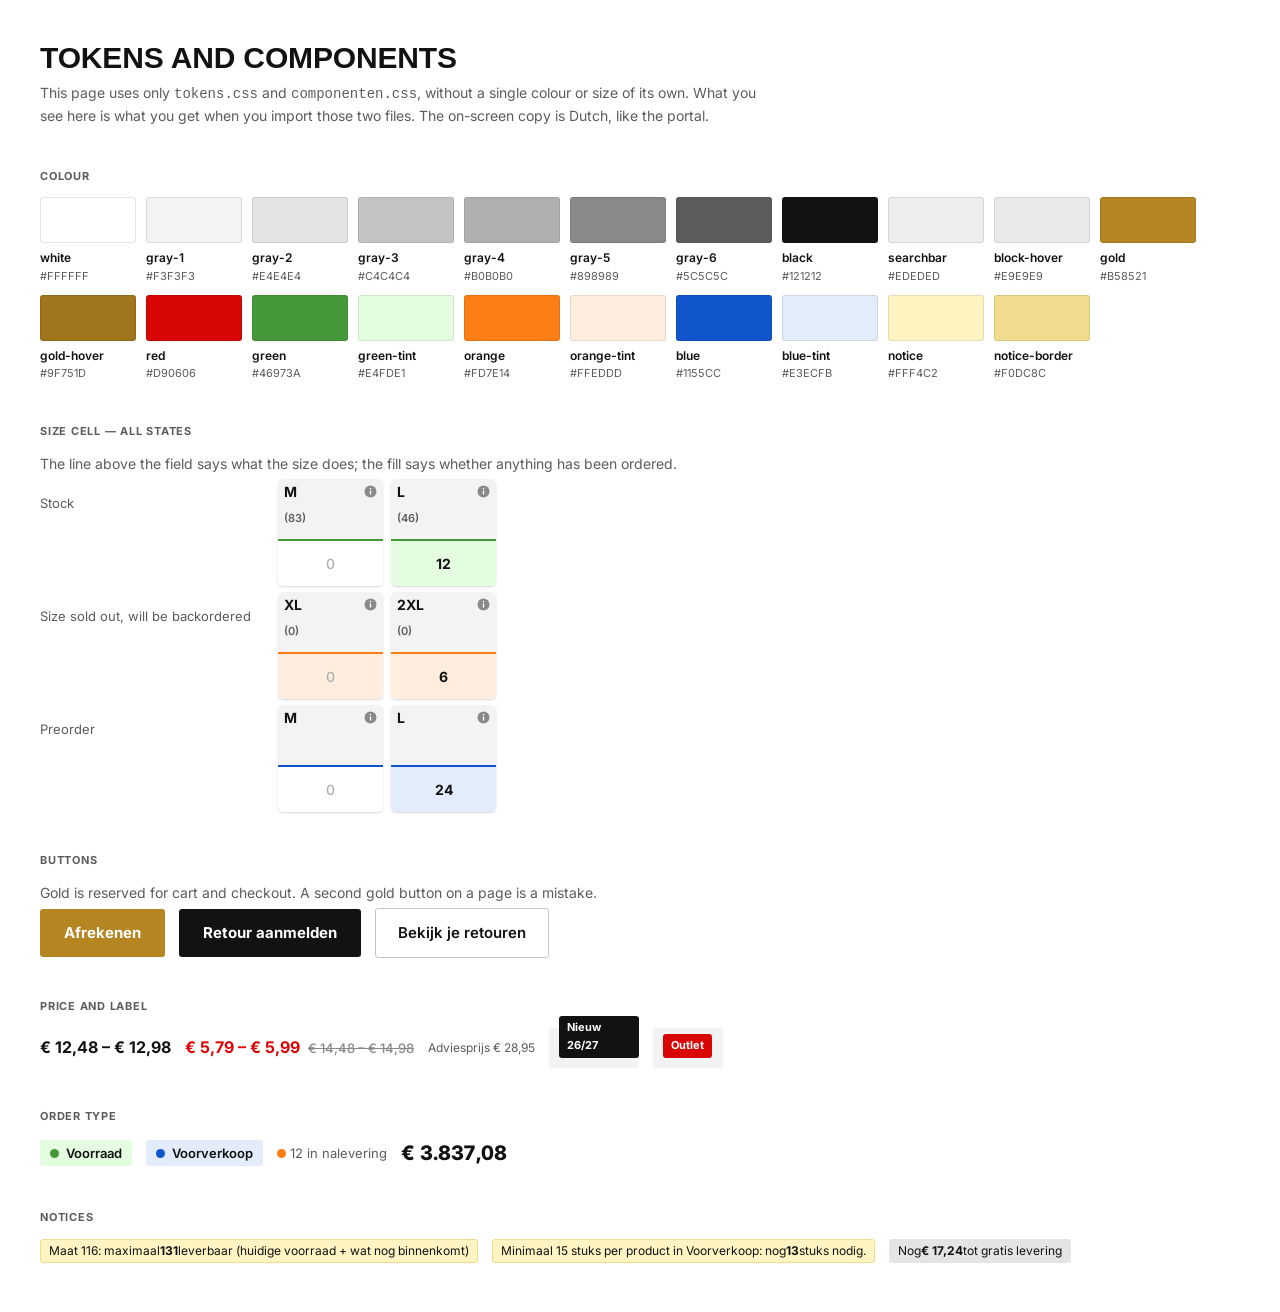
<file: code/voorbeeld.html>
<!doctype html><meta charset="utf-8"><meta name="robots" content="noindex, nofollow"><title>Robey B2B - tokens and components</title>
<link rel="stylesheet" href="https://fonts.googleapis.com/css2?family=Inter:wght@400;500;600;700;800&display=swap">
<link rel="stylesheet" href="tokens.css"><link rel="stylesheet" href="componenten.css">
<style>
  body { margin:0; padding:40px; font-family:var(--robey-font-text); font-size:var(--robey-text-15);
         line-height:1.6; color:var(--robey-color-black); background:var(--robey-color-white); }
  h1 { font-family:var(--robey-font-heading); font-size:var(--robey-text-30); line-height:36px; text-transform:uppercase;
       letter-spacing:var(--robey-heading-tracking); margin:0 0 6px; }
  h2 { font-size:var(--robey-text-11); font-weight:700; letter-spacing:var(--robey-label-tracking);
       text-transform:uppercase; color:var(--robey-color-gray-6); margin:40px 0 12px; }
  p.uit { color:var(--robey-color-gray-6); font-size:var(--robey-text-14); max-width:720px; margin:0 0 4px; }
  .rij { display:flex; align-items:flex-start; gap:8px; margin-bottom:6px; }
  .rij > span { width:230px; flex-shrink:0; font-size:var(--robey-text-13); color:var(--robey-color-gray-6); padding-top:14px; }
  .robey-cell { width:105px; }
  .strook { display:flex; align-items:center; gap:14px; flex-wrap:wrap; margin-bottom:10px; }
  .swatchrij { display:flex; gap:10px; flex-wrap:wrap; margin-bottom:8px; }
  .swatch { width:96px; }
  .swatch i { display:block; height:44px; border-radius:var(--robey-radius-small); border:1px solid rgba(18,18,18,.1); }
  .swatch b { display:block; font-size:var(--robey-text-12); font-weight:600; margin-top:5px; }
  .swatch small { display:block; font-size:var(--robey-text-11); color:var(--robey-color-gray-6); }
</style>
<h1>Tokens and components</h1>
<p class="uit">This page uses only <code>tokens.css</code> and <code>componenten.css</code>, without a single colour or size of its own.
What you see here is what you get when you import those two files. The on-screen copy is Dutch, like the portal.</p>

<h2>Colour</h2>
<div class="swatchrij"><div class="swatch"><i style="background:#FFFFFF"></i><b>white</b><small>#FFFFFF</small></div><div class="swatch"><i style="background:#F3F3F3"></i><b>gray-1</b><small>#F3F3F3</small></div><div class="swatch"><i style="background:#E4E4E4"></i><b>gray-2</b><small>#E4E4E4</small></div><div class="swatch"><i style="background:#C4C4C4"></i><b>gray-3</b><small>#C4C4C4</small></div><div class="swatch"><i style="background:#B0B0B0"></i><b>gray-4</b><small>#B0B0B0</small></div><div class="swatch"><i style="background:#898989"></i><b>gray-5</b><small>#898989</small></div><div class="swatch"><i style="background:#5C5C5C"></i><b>gray-6</b><small>#5C5C5C</small></div><div class="swatch"><i style="background:#121212"></i><b>black</b><small>#121212</small></div><div class="swatch"><i style="background:#EDEDED"></i><b>searchbar</b><small>#EDEDED</small></div><div class="swatch"><i style="background:#E9E9E9"></i><b>block-hover</b><small>#E9E9E9</small></div><div class="swatch"><i style="background:#B58521"></i><b>gold</b><small>#B58521</small></div><div class="swatch"><i style="background:#9F751D"></i><b>gold-hover</b><small>#9F751D</small></div><div class="swatch"><i style="background:#D90606"></i><b>red</b><small>#D90606</small></div><div class="swatch"><i style="background:#46973A"></i><b>green</b><small>#46973A</small></div><div class="swatch"><i style="background:#E4FDE1"></i><b>green-tint</b><small>#E4FDE1</small></div><div class="swatch"><i style="background:#FD7E14"></i><b>orange</b><small>#FD7E14</small></div><div class="swatch"><i style="background:#FFEDDD"></i><b>orange-tint</b><small>#FFEDDD</small></div><div class="swatch"><i style="background:#1155CC"></i><b>blue</b><small>#1155CC</small></div><div class="swatch"><i style="background:#E3ECFB"></i><b>blue-tint</b><small>#E3ECFB</small></div><div class="swatch"><i style="background:#FFF4C2"></i><b>notice</b><small>#FFF4C2</small></div><div class="swatch"><i style="background:#F0DC8C"></i><b>notice-border</b><small>#F0DC8C</small></div></div>

<h2>Size cell &mdash; all states</h2>
<p class="uit">The line above the field says what the size does; the fill says whether anything has been ordered.</p>
<div class="rij"><span>Stock</span><div class="robey-cell robey-cell--stock"><div class="robey-cell__head"><span>M</span><svg width="13" height="13" viewBox="0 0 24 24"><circle cx="12" cy="12" r="11" fill="#898989"/><rect x="10.8" y="9.8" width="2.4" height="8" rx="1.2" fill="#fff"/><circle cx="12" cy="6.6" r="1.5" fill="#fff"/></svg></div><div class="robey-cell__stock">(83)</div><input class="robey-cell__input" value="" placeholder="0"></div><div class="robey-cell robey-cell--stock is-filled"><div class="robey-cell__head"><span>L</span><svg width="13" height="13" viewBox="0 0 24 24"><circle cx="12" cy="12" r="11" fill="#898989"/><rect x="10.8" y="9.8" width="2.4" height="8" rx="1.2" fill="#fff"/><circle cx="12" cy="6.6" r="1.5" fill="#fff"/></svg></div><div class="robey-cell__stock">(46)</div><input class="robey-cell__input" value="12" placeholder="0"></div></div><div class="rij"><span>Size sold out, will be backordered</span><div class="robey-cell robey-cell--backorder"><div class="robey-cell__head"><span>XL</span><svg width="13" height="13" viewBox="0 0 24 24"><circle cx="12" cy="12" r="11" fill="#898989"/><rect x="10.8" y="9.8" width="2.4" height="8" rx="1.2" fill="#fff"/><circle cx="12" cy="6.6" r="1.5" fill="#fff"/></svg></div><div class="robey-cell__stock">(0)</div><input class="robey-cell__input" value="" placeholder="0"></div><div class="robey-cell robey-cell--backorder is-filled"><div class="robey-cell__head"><span>2XL</span><svg width="13" height="13" viewBox="0 0 24 24"><circle cx="12" cy="12" r="11" fill="#898989"/><rect x="10.8" y="9.8" width="2.4" height="8" rx="1.2" fill="#fff"/><circle cx="12" cy="6.6" r="1.5" fill="#fff"/></svg></div><div class="robey-cell__stock">(0)</div><input class="robey-cell__input" value="6" placeholder="0"></div></div><div class="rij"><span>Preorder</span><div class="robey-cell robey-cell--preorder"><div class="robey-cell__head"><span>M</span><svg width="13" height="13" viewBox="0 0 24 24"><circle cx="12" cy="12" r="11" fill="#898989"/><rect x="10.8" y="9.8" width="2.4" height="8" rx="1.2" fill="#fff"/><circle cx="12" cy="6.6" r="1.5" fill="#fff"/></svg></div><div class="robey-cell__stock">&nbsp;</div><input class="robey-cell__input" value="" placeholder="0"></div><div class="robey-cell robey-cell--preorder is-filled"><div class="robey-cell__head"><span>L</span><svg width="13" height="13" viewBox="0 0 24 24"><circle cx="12" cy="12" r="11" fill="#898989"/><rect x="10.8" y="9.8" width="2.4" height="8" rx="1.2" fill="#fff"/><circle cx="12" cy="6.6" r="1.5" fill="#fff"/></svg></div><div class="robey-cell__stock">&nbsp;</div><input class="robey-cell__input" value="24" placeholder="0"></div></div>

<h2>Buttons</h2>
<p class="uit">Gold is reserved for cart and checkout. A second gold button on a page is a mistake.</p>
<div class="strook">
  <a class="robey-button robey-button--gold">Afrekenen</a>
  <a class="robey-button robey-button--black">Retour aanmelden</a>
  <a class="robey-button robey-button--outline">Bekijk je retouren</a>
</div>

<h2>Price and label</h2>
<div class="strook">
  <span class="robey-price">&euro; 12,48 &ndash; &euro; 12,98</span>
  <span class="robey-price robey-price--reduced">&euro; 5,79 &ndash; &euro; 5,99<span class="robey-price__old">&euro; 14,48 &ndash; &euro; 14,98</span></span>
  <span class="robey-rrp">Adviesprijs &euro; 28,95</span>
  <span style="position:relative; display:inline-block; width:90px; height:40px; background:var(--robey-color-gray-1);"><span class="robey-label">Nieuw 26/27</span></span>
  <span style="position:relative; display:inline-block; width:70px; height:40px; background:var(--robey-color-gray-1);"><span class="robey-label robey-label--outlet">Outlet</span></span>
</div>

<h2>Order type</h2>
<div class="strook">
  <span class="robey-cart-label robey-cart-label--stock"><span class="robey-dot robey-dot--stock"></span>Voorraad</span>
  <span class="robey-cart-label robey-cart-label--preorder"><span class="robey-dot robey-dot--preorder"></span>Voorverkoop</span>
  <span style="font-size:var(--robey-text-13); color:var(--robey-color-gray-6);"><span class="robey-dot robey-dot--backorder"></span> 12 in nalevering</span>
  <span class="robey-amount" style="font-size:var(--robey-text-20);">&euro; 3.837,08</span>
</div>

<h2>Notices</h2>
<div class="strook">
  <span class="robey-notice robey-notice--correction">Maat 116: maximaal <b>131</b> leverbaar (huidige voorraad + wat nog binnenkomt)</span>
  <span class="robey-notice robey-notice--correction">Minimaal 15 stuks per product in Voorverkoop: nog <b>13</b> stuks nodig.</span>
  <span class="robey-notice robey-notice--opportunity">Nog <b>&euro; 17,24</b> tot gratis levering</span>
</div>
</file>
<file: code/tokens.css>
/* Robey B2B - design tokens.
   Generated from bouw-tokens.py; do not edit by hand.
   Every value has been checked against the design artboards. */

:root {
  /* Colour */
  --robey-color-white: #FFFFFF;  /* Background, cards, buttons */
  --robey-color-gray-1: #F3F3F3;  /* Surfaces: personal blocks, card headers, matrix labels, filter chips, photo background */
  --robey-color-gray-2: #E4E4E4;  /* Borders and dividers; also the fill of the free-shipping label in the cost summary */
  --robey-color-gray-3: #C4C4C4;  /* Borders of inputs and checkboxes, hover border of header buttons */
  --robey-color-gray-4: #B0B0B0;  /* Placeholders, such as the 0 in an empty matrix cell */
  --robey-color-gray-5: #898989;  /* Decorative gray: icons, struck-through prices */
  --robey-color-gray-6: #5C5C5C;  /* Secondary text */
  --robey-color-black: #121212;  /* Text, black bar, footer */
  --robey-color-searchbar: #EDEDED;  /* Exception: lighter than gray-1 so the search bar does not read as a surface */
  --robey-color-block-hover: #E9E9E9;  /* Exception: hover tint of the personal blocks */
  --robey-color-gold: #B58521;  /* ONLY cart and checkout, plus link hover in panels */
  --robey-color-gold-hover: #9F751D;  /* Hover of gold */
  --robey-color-red: #D90606;  /* Reduced: price and Outlet label; the Outlet nav link */
  --robey-color-green: #46973A;  /* Stock: indicator line, dot, label */
  --robey-color-green-tint: #E4FDE1;  /* Filled cell from stock; cart label Stock */
  --robey-color-orange: #FD7E14;  /* Size sold out, will be backordered: indicator line, dot */
  --robey-color-orange-tint: #FFEDDD;  /* Cell of a size that is sold out, also when empty */
  --robey-color-blue: #1155CC;  /* Preorder: indicator line, dot, counter */
  --robey-color-blue-tint: #E3ECFB;  /* Filled preorder cell; cart label Preorder */
  --robey-color-notice: #FFF4C2;  /* Notice that asks for a correction: the per-size maximum and the preorder minimum (light yellow, deliberately outside the status colours) */
  --robey-color-notice-border: #F0DC8C;  /* Border of a notice */

  /* Radius */
  --robey-radius-round: 999px;  /* Search bar, dots, swatches, category circles, counter badge, "+N" button */
  --robey-radius-large: 10px;  /* Header buttons, dropdown panels, personal blocks, toggle, cost summary */
  --robey-radius-cell: 5px;  /* Matrix cells, colour rows in the cart, shipment rows */
  --robey-radius-small: 3px;  /* Filled text buttons, labels, size buttons, chips, checkboxes, notices */

  /* Shadow */
  --robey-shadow-bar: 0 2px 6px rgba(18,18,18,.1);  /* White bar (header), only after scrolling */
  --robey-shadow-panel: 0 14px 30px -10px rgba(18,18,18,.28);  /* Dropdown panels: account, minicart, search */
  --robey-shadow-mega: 0 18px 30px -22px rgba(18,18,18,.4);  /* Mega menu, with border-bottom gray-2 */
  --robey-shadow-cell: 0 1px 2px rgba(0,0,0,.16);  /* Matrix cell */
  --robey-shadow-button-active: 0 1px 2px rgba(0,0,0,.12);  /* Active button in the toggle */

  /* Text size */
  --robey-text-11: 11px;  /* Uppercase labels (700, letter-spacing .07em) and the stock line in a cell */
  --robey-text-12: 12px;  /* Article number, RRP, meta */
  --robey-text-13: 13px;  /* Links, chips, secondary lines */
  --robey-text-14: 14px;  /* Tables, form labels, specifications */
  --robey-text-15: 15px;  /* Base, line-height 1.6 */
  --robey-text-16: 16px;  /* Price on the tile */
  --robey-text-18: 18px;  /* Card header in the cart */
  --robey-text-20: 20px;  /* Amount in a card header */
  --robey-text-22: 22px;  /* Section heading, line-height 32 */
  --robey-text-26: 26px;  /* Sub heading */
  --robey-text-30: 30px;  /* Page heading, line-height 36 */
  --robey-text-41: 41px;  /* Banner heading, line-height 48 */

  /* Size */
  --robey-size-wrap: 1320px;  /* Maximum content width (content 1240 with the gutters) */
  --robey-size-wrap-gutter: 40px;  /* Side gutter of the content on desktop */
  --robey-size-bar: 86px;  /* Height of the white bar */
  --robey-size-button: 48px;  /* Search bar and header buttons */
  --robey-size-navlink: 46px;  /* Height of a nav link */
  --robey-size-cell: 45px;  /* Input field in a matrix cell */
  --robey-size-cell-width: 105px;  /* Width of a matrix cell from 768 px */

  /* Layer (z-index) */
  --robey-layer-bar: 20;  /* White bar */
  --robey-layer-search-panel: 26;  /* Must come out above the shadow of the bar */

  /* Font */
  --robey-font-heading: 'Univers Black', 'Arial Black', Helvetica, sans-serif;
  --robey-font-text: 'Inter', 'Helvetica Neue', Helvetica, Arial, sans-serif;
  --robey-heading-tracking: -0.15px;
  --robey-amount-tracking: -0.005em;
  --robey-label-tracking: .07em;
}
</file>
<file: code/componenten.css>
/* Robey B2B - the parts with so many states that guessing goes wrong.
   Generated from bouw-tokens.py; uses the tokens from tokens.css.
   This is not a complete stylesheet: these are the places where the design is exact. */

/* ---------------------------------------------------------------- size cell
   Three layers: size label with info icon, stock line, input field.
   The indicator line above the field says what the size does; the fill says
   whether anything has been ordered. All combinations are below. */
.robey-cell { border-radius: var(--robey-radius-cell); overflow: hidden; box-shadow: var(--robey-shadow-cell); }
.robey-cell__head { background: var(--robey-color-gray-1); padding: 4px 6px; display: flex; align-items: center;
  justify-content: space-between; gap: 4px; font-size: var(--robey-text-14); font-weight: 700; line-height: 18px; }
.robey-cell__stock { background: var(--robey-color-gray-1); padding: 4px 6px; min-height: 26px;
  font-size: var(--robey-text-11); font-weight: 600; color: var(--robey-color-gray-6); line-height: 18px; }
.robey-cell__input { display: block; width: 100%; height: var(--robey-size-cell); text-align: center;
  font-size: var(--robey-text-14); font-family: inherit; border: 0; border-top: 2px solid; padding: 0;
  border-radius: 0; outline: none; color: var(--robey-color-black); }
.robey-cell__input::placeholder { color: var(--robey-color-gray-4); }

/* stock - empty, filled */
.robey-cell--stock .robey-cell__input { border-top-color: var(--robey-color-green); background: var(--robey-color-white); font-weight: 500; }
.robey-cell--stock.is-filled .robey-cell__input { background: var(--robey-color-green-tint); font-weight: 700; }
/* size sold out, will be backordered - the cell is tinted even when empty */
.robey-cell--backorder .robey-cell__input { border-top-color: var(--robey-color-orange); background: var(--robey-color-orange-tint); font-weight: 500; }
.robey-cell--backorder.is-filled .robey-cell__input { font-weight: 700; }
/* preorder - produced to order, so no stock figure */
.robey-cell--preorder .robey-cell__input { border-top-color: var(--robey-color-blue); background: var(--robey-color-white); font-weight: 500; }
.robey-cell--preorder.is-filled .robey-cell__input { background: var(--robey-color-blue-tint); font-weight: 700; }

/* ---------------------------------------------------------------- buttons
   Gold is reserved: only cart and checkout. Everything else is black, or
   white with a border. A second gold button on a page is a mistake. */
.robey-button { display: inline-flex; align-items: center; justify-content: center; gap: 9px;
  height: var(--robey-size-button); padding: 0 24px; border-radius: var(--robey-radius-small);
  font-size: var(--robey-text-15); font-weight: 700; border: 0; cursor: pointer; font-family: inherit; }
.robey-button--gold { background: var(--robey-color-gold); color: var(--robey-color-white); }
.robey-button--gold:hover { background: var(--robey-color-gold-hover); }
.robey-button--black { background: var(--robey-color-black); color: var(--robey-color-white); }
.robey-button--outline { background: var(--robey-color-white); color: var(--robey-color-black);
  border: 1px solid var(--robey-color-gray-3); font-weight: 600; padding: 0 22px; }
.robey-button--outline:hover { border-color: var(--robey-color-black); }

/* ---------------------------------------------------------------- labels
   One label per photo, filled, bottom-left. Black is the neutral season
   label, red is outlet. A new label keeps that shape: a filled background
   with text at 4.5:1 or more, and never gold, which belongs to the cart.
   The photo background is gray-1, so a light fill disappears. */
.robey-label { position: absolute; left: 10px; bottom: 10px; font-size: var(--robey-text-11);
  font-weight: 700; padding: 3px 8px; border-radius: var(--robey-radius-small);
  background: var(--robey-color-black); color: var(--robey-color-white); }
.robey-label--outlet { background: var(--robey-color-red); }

/* ---------------------------------------------------------------- price
   Reduced: new price red, old price struck through in gray-5 next to it.
   With a price break between junior and senior sizes both are ranges. */
.robey-price { font-size: var(--robey-text-16); font-weight: 700; }
.robey-price--reduced { color: var(--robey-color-red); }
.robey-price__old { font-size: var(--robey-text-13); font-weight: 500; color: var(--robey-color-gray-5);
  text-decoration: line-through; margin-left: 8px; }
.robey-rrp { font-size: var(--robey-text-12); color: var(--robey-color-gray-6); }

/* ---------------------------------------------------------------- order type
   Dot plus name. Stock green, preorder blue, backorder orange. The same
   colours return in the indicator line of a cell and in the cart. */
.robey-dot { width: 9px; height: 9px; border-radius: var(--robey-radius-round); flex-shrink: 0; display: inline-block; }
.robey-dot--stock { background: var(--robey-color-green); }
.robey-dot--backorder { background: var(--robey-color-orange); }
.robey-dot--preorder { background: var(--robey-color-blue); }
.robey-cart-label { display: inline-flex; align-items: center; gap: 7px; height: 26px; padding: 0 10px;
  border-radius: var(--robey-radius-small); font-size: var(--robey-text-13); font-weight: 600; }
.robey-cart-label--stock { background: var(--robey-color-green-tint); }
.robey-cart-label--preorder { background: var(--robey-color-blue-tint); }

/* ---------------------------------------------------------------- amounts
   Columns of figures align on tabular-nums; without it a total jumps under
   a subtotal. Notation: EUR 2.246,40 - space after the sign, dot as
   thousands separator, comma as decimal separator. */
.robey-amount { font-weight: 800; letter-spacing: var(--robey-amount-tracking); font-variant-numeric: tabular-nums; }

/* ---------------------------------------------------------------- notices
   Two kinds, same box, different meaning. Yellow asks the dealer to correct
   something (a size over its maximum, a preorder product under fifteen
   pieces). Gray is an opportunity, not a correction: the amount still
   missing before shipping is free. Gray deliberately, because it carries no
   status: the status colours green, orange and blue say something about a
   size, and this says something about the order. It is gray-2 on the gray-1
   card, so it reads as an element without demanding attention; the padding
   is one pixel larger because there is no border. Never use yellow for an
   opportunity, and never give this label a status colour. */
.robey-notice { display: inline-flex; align-items: center; padding: 2px 8px;
  border-radius: var(--robey-radius-small); font-size: var(--robey-text-12); font-weight: 400;
  line-height: 1.5; color: var(--robey-color-black); }
.robey-notice b { font-weight: 700; }
.robey-notice--correction { background: var(--robey-color-notice); border: 1px solid var(--robey-color-notice-border); }
.robey-notice--opportunity { background: var(--robey-color-gray-2); padding: 3px 9px; }

/* ---------------------------------------------------------------- tile photo
   Always 4:5 on gray-1, even if the source photo differs. Object-fit cover,
   never stretched. */
.robey-photo { width: 100%; aspect-ratio: 4 / 5; background: var(--robey-color-gray-1);
  position: relative; overflow: hidden; display: block; }
.robey-photo img { width: 100%; height: 100%; object-fit: cover; display: block; }
</file>
